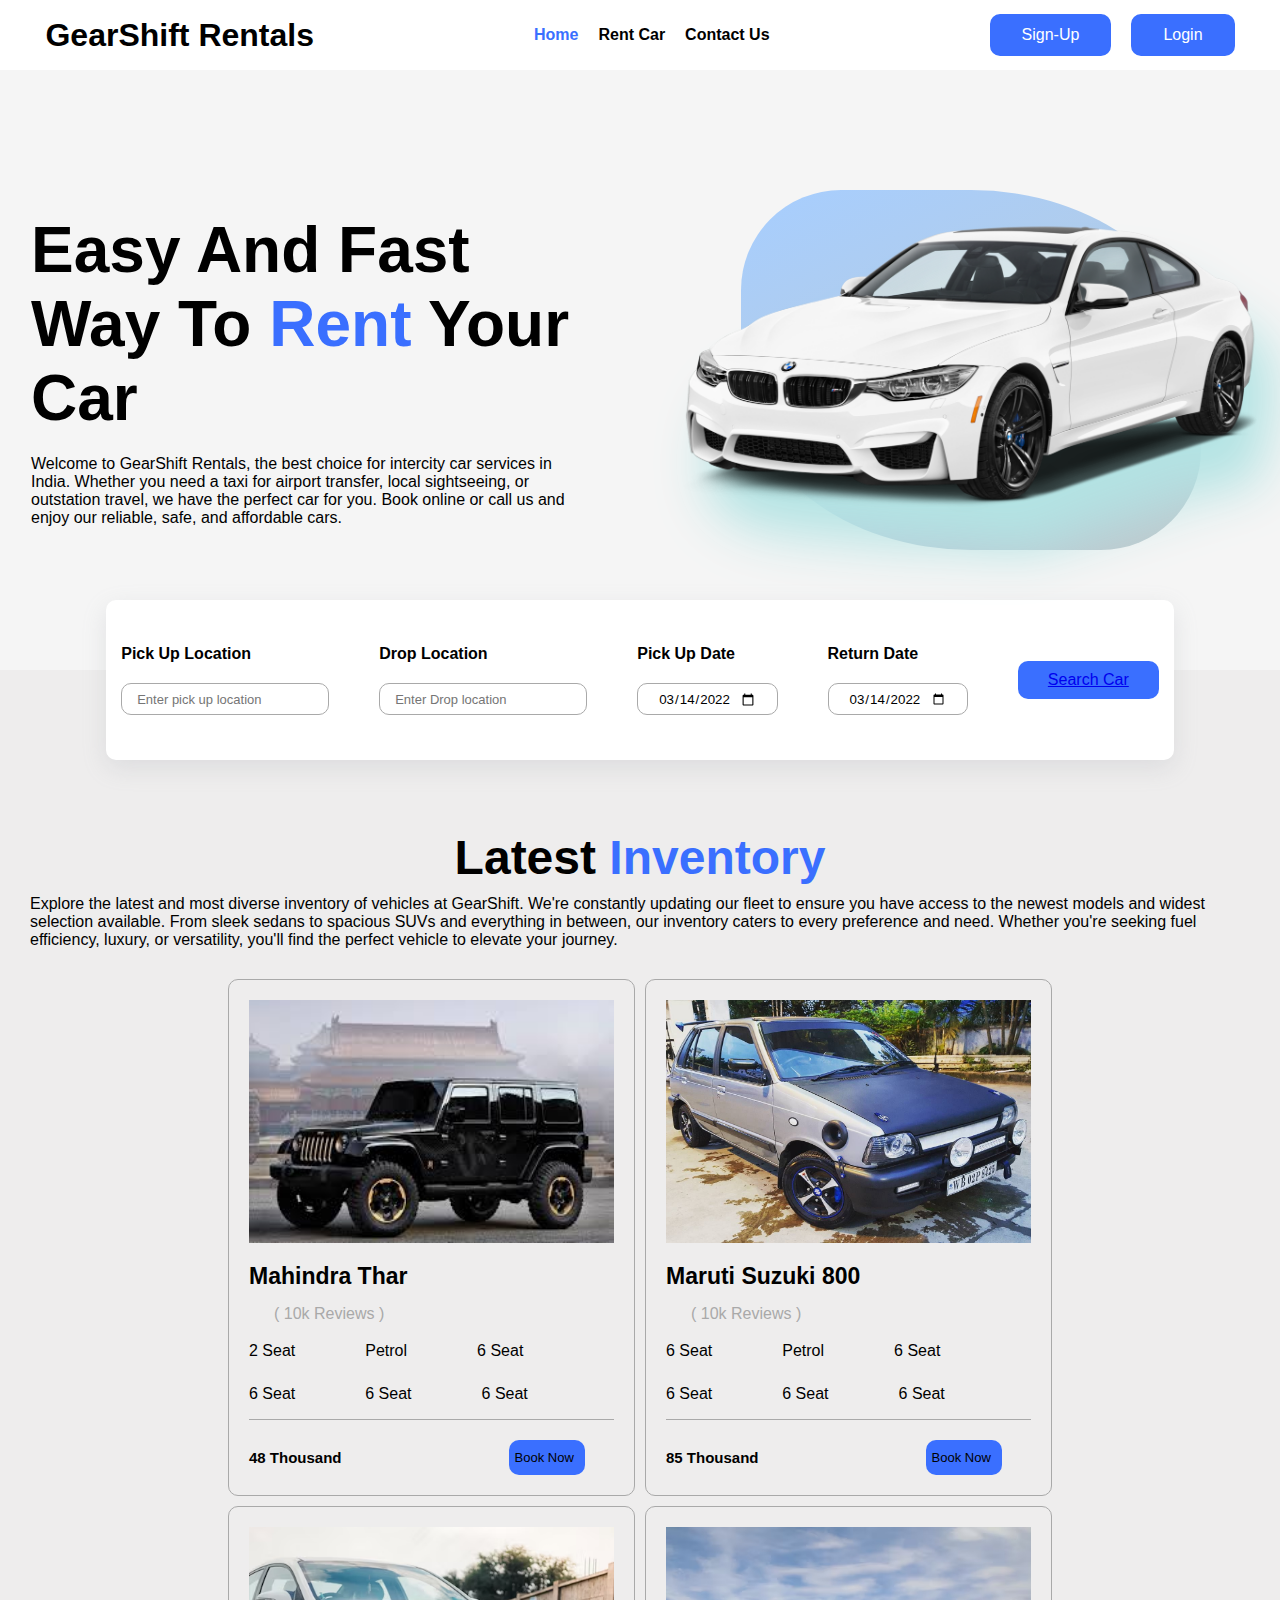
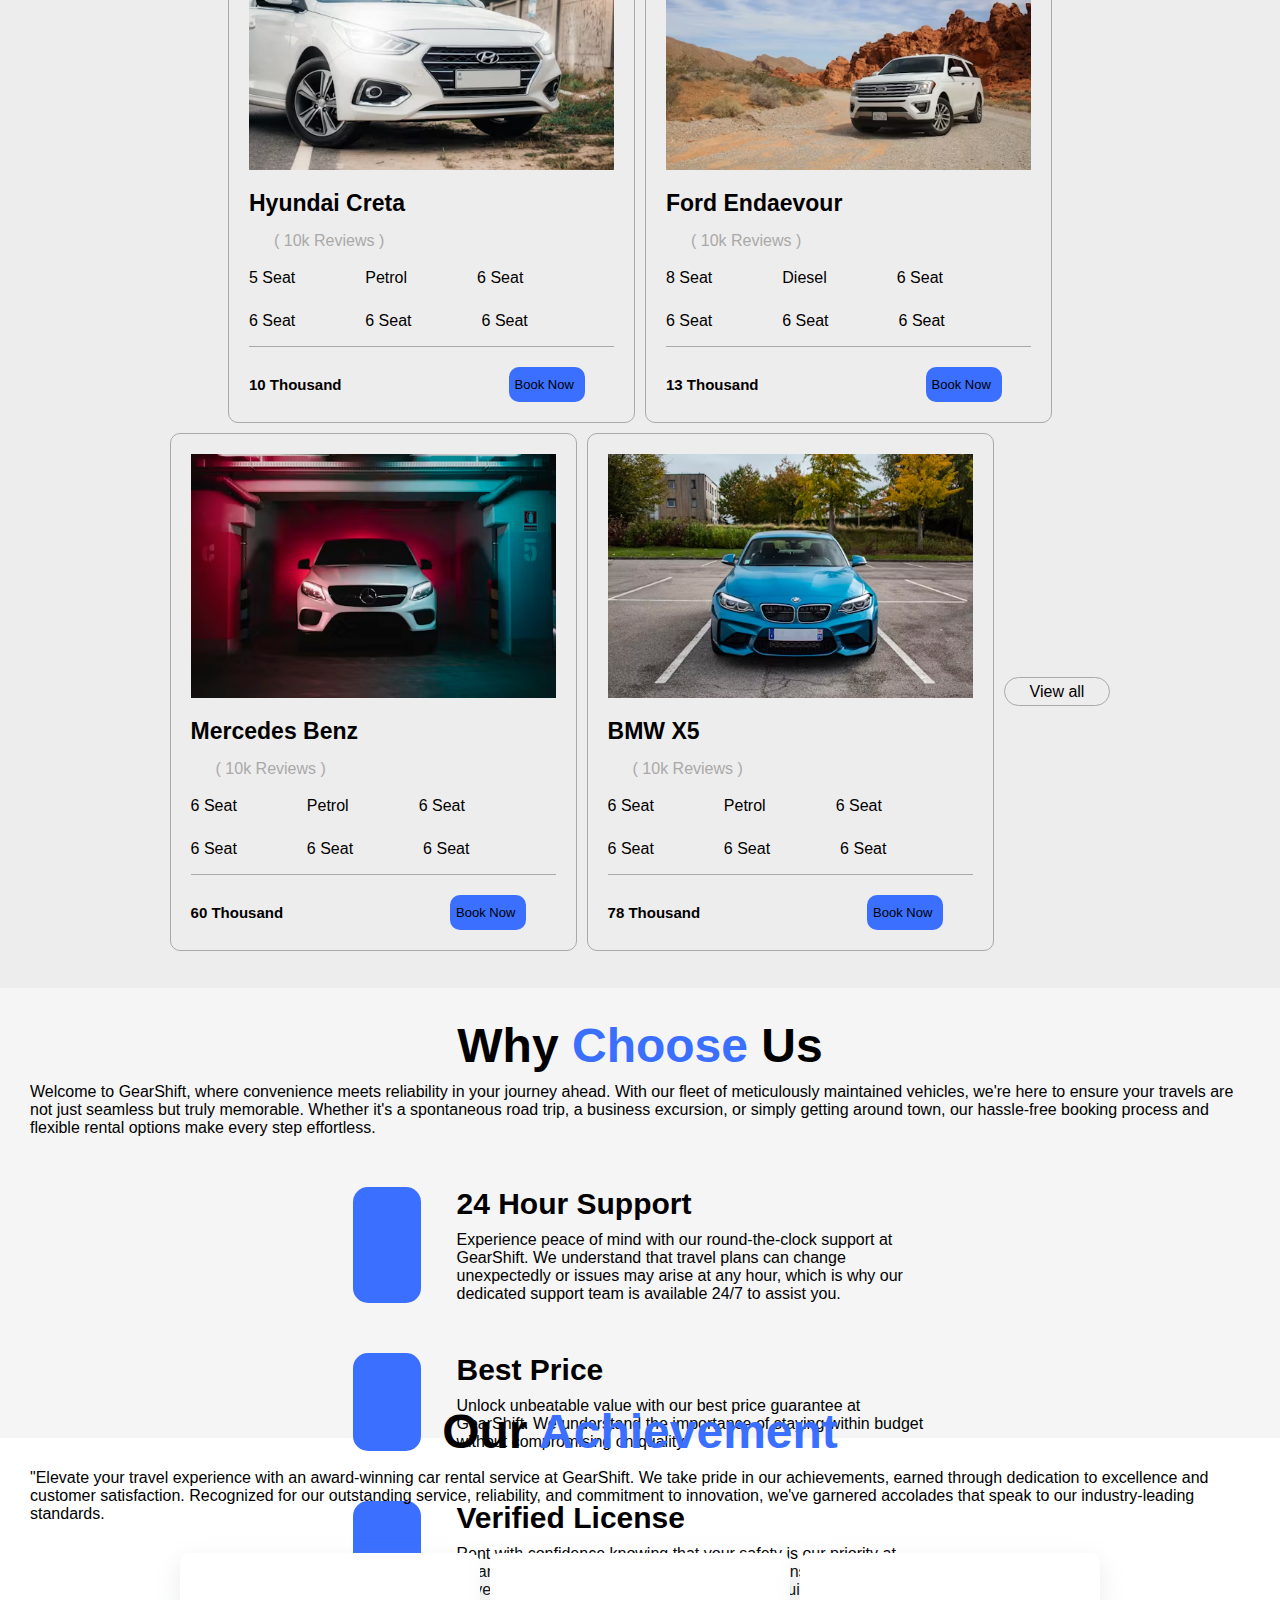
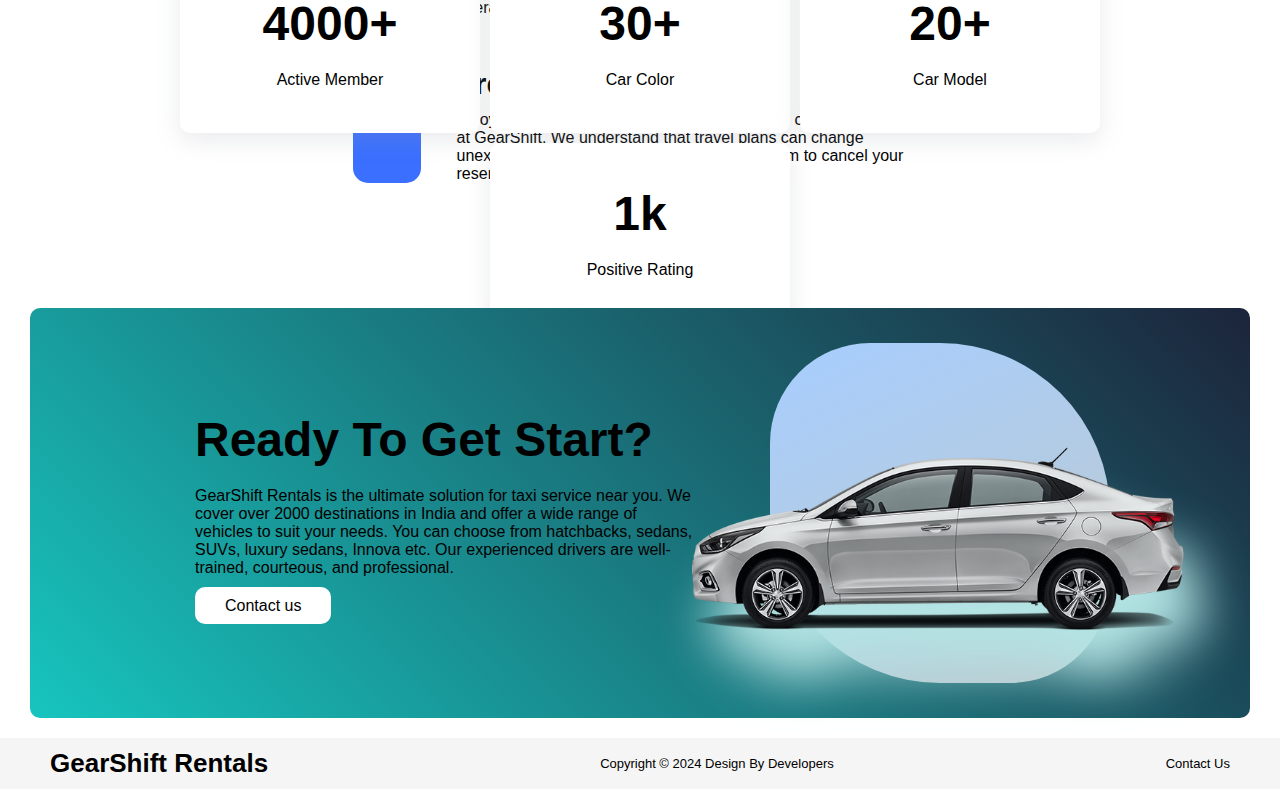
<file: index.html>
<!DOCTYPE html>
<html lang="en">

<head>
    <meta charset="UTF-8">
    <meta name="viewport" content="width=device-width, initial-scale=1.0">
    <title>GearShift Rental</title>
    <link rel="stylesheet" href="style.css">
    <link rel="stylesheet" href="https://cdnjs.cloudflare.com/ajax/libs/font-awesome/6.5.1/css/all.min.css"
        integrity="sha512-DTOQO9RWCH3ppGqcWaEA1BIZOC6xxalwEsw9c2QQeAIftl+Vegovlnee1c9QX4TctnWMn13TZye+giMm8e2LwA=="
        crossorigin="anonymous" referrerpolicy="no-referrer" />
</head>

<body>
    <nav class="nav">
        <div class="logo">
            <h1>GearShift Rentals</h1>
        </div>

        <div class="item">
            <a class="home-btn" href="/index.html">Home</a>
            <a href="./viewall.html">Rent Car</a>
            <a href="/contact.html">Contact Us</a>
        </div>

        <div class="btn">
                
            <a class="login" href="signup.html" target="_blank">Sign-Up</a>
            <a class="login" href="signin.html" target="_blank">Login</a>
        </div>
    </nav>

    <div class="home">
        <div class="main-sec">
            <div class="left">
                <p class="txt1">Easy And Fast Way To <span style="color: #3a6fff;">Rent</span> Your Car</p>
                <p>Welcome to GearShift Rentals, the best choice for intercity car services in India. Whether you need a taxi for airport transfer, local sightseeing, or outstation travel, we have the perfect car for you. Book online or call us and enjoy our reliable, safe, and affordable cars.</p>
            </div>

            <div class="right">
                <img src="bmw-22428.png" alt="">
            </div>
        </div>
    </div>

    <section class="loc-sec">
        <div class="main-sec">
            <div class="pick">
                <label for="location">Pick Up Location</label>
                <p>
                <input type="text" placeholder="Enter pick up location" id="abc">
                </p>
            </div>

            <div class="pick">
                <label for="location">Drop Location</label>
                <p>
                    <input type="text" placeholder="Enter Drop location" id="abc">
                </p>
            </div>

            <div class="pick">
                <label for="location">Pick Up Date</label>
                <p><input type="date" id="date" value="2022-03-14" min="1900-01-01" max="2080-12-31">
                </p>
                <!-- <input type="date" name="date" id=""> -->
            </div>

            <div class="pick">
                <label for="location">Return Date</label>
                <p><input type="date" id="date" value="2022-03-14" min="1900-01-01" max="2080-12-31"></p>
            </div>

            <div class="pick">
                <a href="viewall.html">Search Car</a>
            </div>
        </div>
    </section>

    <section class="car-sec">
        <div class="txt">
            <p class="txt1">Latest <span>Inventory</span></p>
            <p class="txt2">Explore the latest and most diverse inventory of vehicles at GearShift. We're constantly updating our fleet to ensure you have access to the newest models and widest selection available. From sleek sedans to spacious SUVs and everything in between, our inventory caters to every preference and need. Whether you're seeking fuel efficiency, luxury, or versatility, you'll find the perfect vehicle to elevate your journey.</p>
        </div>

        <div class="main-sec">
            <div class="box">
                <img style="width: 365px;" height="243px"
                    src="thar.jpeg"
                    alt="">
                <div class="details">

                    <p class="car-name">Mahindra Thar</p>

                    <div class="review">
                        <i class="fa-solid fa-star"></i>
                        <i class="fa-solid fa-star"></i>
                        <i class="fa-solid fa-star"></i>
                        <i class="fa-solid fa-star"></i>
                        <i class="fa-regular fa-star-half-stroke"></i>
                        <p>( 10k Reviews )</p>
                    </div>

                    <div class="feature">
                        <p><i class="fa-solid fa-chair"></i> 2 Seat</p>
                        <p><i class="fa-solid fa-charging-station"></i>Petrol</p>
                        <p><i class="fa-solid fa-car-battery"></i> 6 Seat</p>
                        <p><i class="fa-solid fa-cable-car"></i> 6 Seat</p>
                        <p><i class="fa-solid fa-car-side"></i> 6 Seat</p>
                        <p><i class="fa-solid fa-caravan"></i> 6 Seat</p>
                    </div>

                    <div class="price">
                        <p>48 Thousand</p>
                        <a href="book.html">Book Now</a>
                    </div>
                </div>
            </div>

            <div class="box">
                <img style="width: 365px;" height="243px"
                    src="maruti800.jpg"
                    alt="">
                <div class="details">

                    <p class="car-name">Maruti Suzuki 800</p>

                    <div class="review">
                        <i class="fa-solid fa-star"></i>
                        <i class="fa-solid fa-star"></i>
                        <i class="fa-solid fa-star"></i>
                        <i class="fa-solid fa-star"></i>
                        <i class="fa-regular fa-star-half-stroke"></i>
                        <p>( 10k Reviews )</p>
                    </div>

                    <div class="feature">
                        <p><i class="fa-solid fa-chair"></i> 6 Seat</p>
                        <p><i class="fa-solid fa-charging-station"></i> Petrol </p>
                        <p><i class="fa-solid fa-car-battery"></i> 6 Seat</p>
                        <p><i class="fa-solid fa-cable-car"></i> 6 Seat</p>
                        <p><i class="fa-solid fa-car-side"></i> 6 Seat</p>
                        <p><i class="fa-solid fa-caravan"></i> 6 Seat</p>
                    </div>

                    <div class="price">
                        <p>85 Thousand</p>
                        <a href="book.html">Book Now</a>
                    </div>
                </div>
            </div>

            <div class="box">
                <img style="width: 365px;"
                    src="hyundai.avif"
                    alt="">
                <div class="details">

                    <p class="car-name">Hyundai Creta</p>

                    <div class="review">
                        <i class="fa-solid fa-star"></i>
                        <i class="fa-solid fa-star"></i>
                        <i class="fa-solid fa-star"></i>
                        <i class="fa-solid fa-star"></i>
                        <i class="fa-regular fa-star-half-stroke"></i>
                        <p>( 10k Reviews )</p>
                    </div>

                    <div class="feature">
                        <p><i class="fa-solid fa-chair"></i> 5 Seat</p>
                        <p><i class="fa-solid fa-charging-station"></i> Petrol</p>
                        <p><i class="fa-solid fa-car-battery"></i> 6 Seat</p>
                        <p><i class="fa-solid fa-cable-car"></i> 6 Seat</p>
                        <p><i class="fa-solid fa-car-side"></i> 6 Seat</p>
                        <p><i class="fa-solid fa-caravan"></i> 6 Seat</p>
                    </div>

                    <div class="price">
                        <p>10 Thousand</p>
                        <a href="book.html">Book Now</a>
                    </div>
                </div>
            </div>

            <div class="box">
                <img style="width: 365px;"
                    src="ford.avif"
                    alt="">
                <div class="details">

                    <p class="car-name">Ford Endaevour</p>

                    <div class="review">
                        <i class="fa-solid fa-star"></i>
                        <i class="fa-solid fa-star"></i>
                        <i class="fa-solid fa-star"></i>
                        <i class="fa-solid fa-star"></i>
                        <i class="fa-regular fa-star-half-stroke"></i>
                        <p>( 10k Reviews )</p>
                    </div>

                    <div class="feature">
                        <p><i class="fa-solid fa-chair"></i> 8 Seat</p>
                        <p><i class="fa-solid fa-charging-station"></i> Diesel</p>
                        <p><i class="fa-solid fa-car-battery"></i> 6 Seat</p>
                        <p><i class="fa-solid fa-cable-car"></i> 6 Seat</p>
                        <p><i class="fa-solid fa-car-side"></i> 6 Seat</p>
                        <p><i class="fa-solid fa-caravan"></i> 6 Seat</p>
                    </div>

                    <div class="price">
                        <p>13 Thousand</p>
                        <a href="book.html">Book Now</a>
                    </div>
                </div>
            </div>

            

            <div class="box">
                <img style="width: 365px;"
                    src="mercedes.avif"
                    alt="">
                <div class="details">

                    <p class="car-name">Mercedes Benz</p>

                    <div class="review">
                        <i class="fa-solid fa-star"></i>
                        <i class="fa-solid fa-star"></i>
                        <i class="fa-solid fa-star"></i>
                        <i class="fa-solid fa-star"></i>
                        <i class="fa-regular fa-star-half-stroke"></i>
                        <p>( 10k Reviews )</p>
                    </div>

                    <div class="feature">
                        <p><i class="fa-solid fa-chair"></i> 6 Seat</p>
                        <p><i class="fa-solid fa-charging-station"></i> Petrol </p>
                        <p><i class="fa-solid fa-car-battery"></i> 6 Seat</p>
                        <p><i class="fa-solid fa-cable-car"></i> 6 Seat</p>
                        <p><i class="fa-solid fa-car-side"></i> 6 Seat</p>
                        <p><i class="fa-solid fa-caravan"></i> 6 Seat</p>
                    </div>

                    <div class="price">
                        <p>60 Thousand</p>
                        <a href="book.html">Book Now</a>
                    </div>
                </div>
            </div>

            <div class="box">
                <img style="width: 365px;"
                    src="bmw.avif"
                    alt="">
                <div class="details">

                    <p class="car-name">BMW X5</p>

                    <div class="review">
                        <i class="fa-solid fa-star"></i>
                        <i class="fa-solid fa-star"></i>
                        <i class="fa-solid fa-star"></i>
                        <i class="fa-solid fa-star"></i>
                        <i class="fa-regular fa-star-half-stroke"></i>
                        <p>( 10k Reviews )</p>
                    </div>

                    <div class="feature">
                        <p><i class="fa-solid fa-chair"></i> 6 Seat</p>
                        <p><i class="fa-solid fa-charging-station"></i> Petrol </p>
                        <p><i class="fa-solid fa-car-battery"></i> 6 Seat</p>
                        <p><i class="fa-solid fa-cable-car"></i> 6 Seat</p>
                        <p><i class="fa-solid fa-car-side"></i> 6 Seat</p>
                        <p><i class="fa-solid fa-caravan"></i> 6 Seat</p>
                    </div>

                    <div class="price">
                        <p>78 Thousand</p>
                        <a href="book.html">Book Now</a>
                    </div>
                </div>
            </div>
            <div class="btn">
                <a href="viewall.html">View all</a> 
            </div>
        </div>
    </section>

    <section class="support-sec">
        <div class="txt">
            <p class="txt1">Why <span>Choose</span> Us</p>
            <p>Welcome to GearShift, where convenience meets reliability in your journey ahead. With our fleet of meticulously maintained vehicles, we're here to ensure your travels are not just seamless but truly memorable. Whether it's a spontaneous road trip, a business excursion, or simply getting around town, our hassle-free booking process and flexible rental options make every step effortless.</p>
        </div>

        <div class="main-sec">
            <div class="box">
                <i class="fa-solid fa-phone"></i>
                <div class="txt-sec">
                    <p class="txt1">24 Hour Support</p>
                    <p>Experience peace of mind with our round-the-clock support at GearShift. We understand that travel plans can change unexpectedly or issues may arise at any hour, which is why our dedicated support team is available 24/7 to assist you.</p>
                </div>
            </div>

            <div class="box">
                <i class="fa-solid fa-flag-checkered"></i>
                <div class="txt-sec">
                    <p class="txt1">Best Price</p>
                    <p>Unlock unbeatable value with our best price guarantee at GearShift. We understand the importance of staying within budget without compromising on quality.</p>
                </div>
            </div>

            <div class="box">
                <i class="fa-solid fa-certificate"></i>
                <div class="txt-sec">
                    <p class="txt1">Verified License</p>
                    <p>Rent with confidence knowing that your safety is our priority at GearShift. With our verified license policy, we ensure that every driver renting from us meets the necessary requirements to operate a vehicle legally.</p>
                </div>
            </div>

            <div class="box">
                <i class="fa-regular fa-circle-xmark"></i>
                <div class="txt-sec">
                    <p class="txt1">Free Cancelation</p>
                    <p>Enjoy flexibility and peace of mind with our free cancellation policy at GearShift. We understand that travel plans can change unexpectedly, which is why we offer the freedom to cancel your reservation at no additional cost.</p>
                </div>
            </div>
        </div>
    </section>

    <section class="achie-sec">
        <div class="txt">
            <p class="txt1">Our <span>Achievement</span></p>
            <p>"Elevate your travel experience with an award-winning car rental service at GearShift. We take pride in our achievements, earned through dedication to excellence and customer satisfaction. Recognized for our outstanding service, reliability, and commitment to innovation, we've garnered accolades that speak to our industry-leading standards.</p>
        </div>

        <div class="main-sec">
            <div class="box">
                <p class="txt1">4000+</p>
                <p>Active Member</p>
            </div>

            <div class="box">
                <p class="txt1">30+</p>
                <p>Car Color</p>
            </div>

            <div class="box">
                <p class="txt1">20+</p>
                <p>Car Model</p>
            </div>

            <div class="box">
                <p class="txt1">1k</p>
                <p>Positive Rating</p>
            </div>
        </div>
    </section>

    <section class="start-sec">
        <div class="main-sec">
            <div class="left">
                <p class="txt1">Ready To Get Start?</p>
                <p class="txt2">GearShift Rentals is the ultimate solution for taxi service near you. We cover over 2000 destinations in India and offer a wide range of vehicles to suit your needs. You can choose from hatchbacks, sedans, SUVs, luxury sedans, Innova etc. Our experienced drivers are well-trained, courteous, and professional.</p>
                <div class="btn">
                    <a href="contact.html">Contact us</a>
                </div>
            </div>

            <div class="right">
                <img src="verna.png" alt="">
            </div>
        </div>
    </section>

    <footer class="foot-sec">
        <div class="logo">
            <h1>GearShift Rentals</h1>
        </div>

        <div class="copy">
            <p>Copyright &copy; 2024 Design By Developers</p>
        </div>

        <div class="item">
            <a href="/contact.html">Contact Us</a>
        </div>
    </footer>
</body>

</html>
</file>
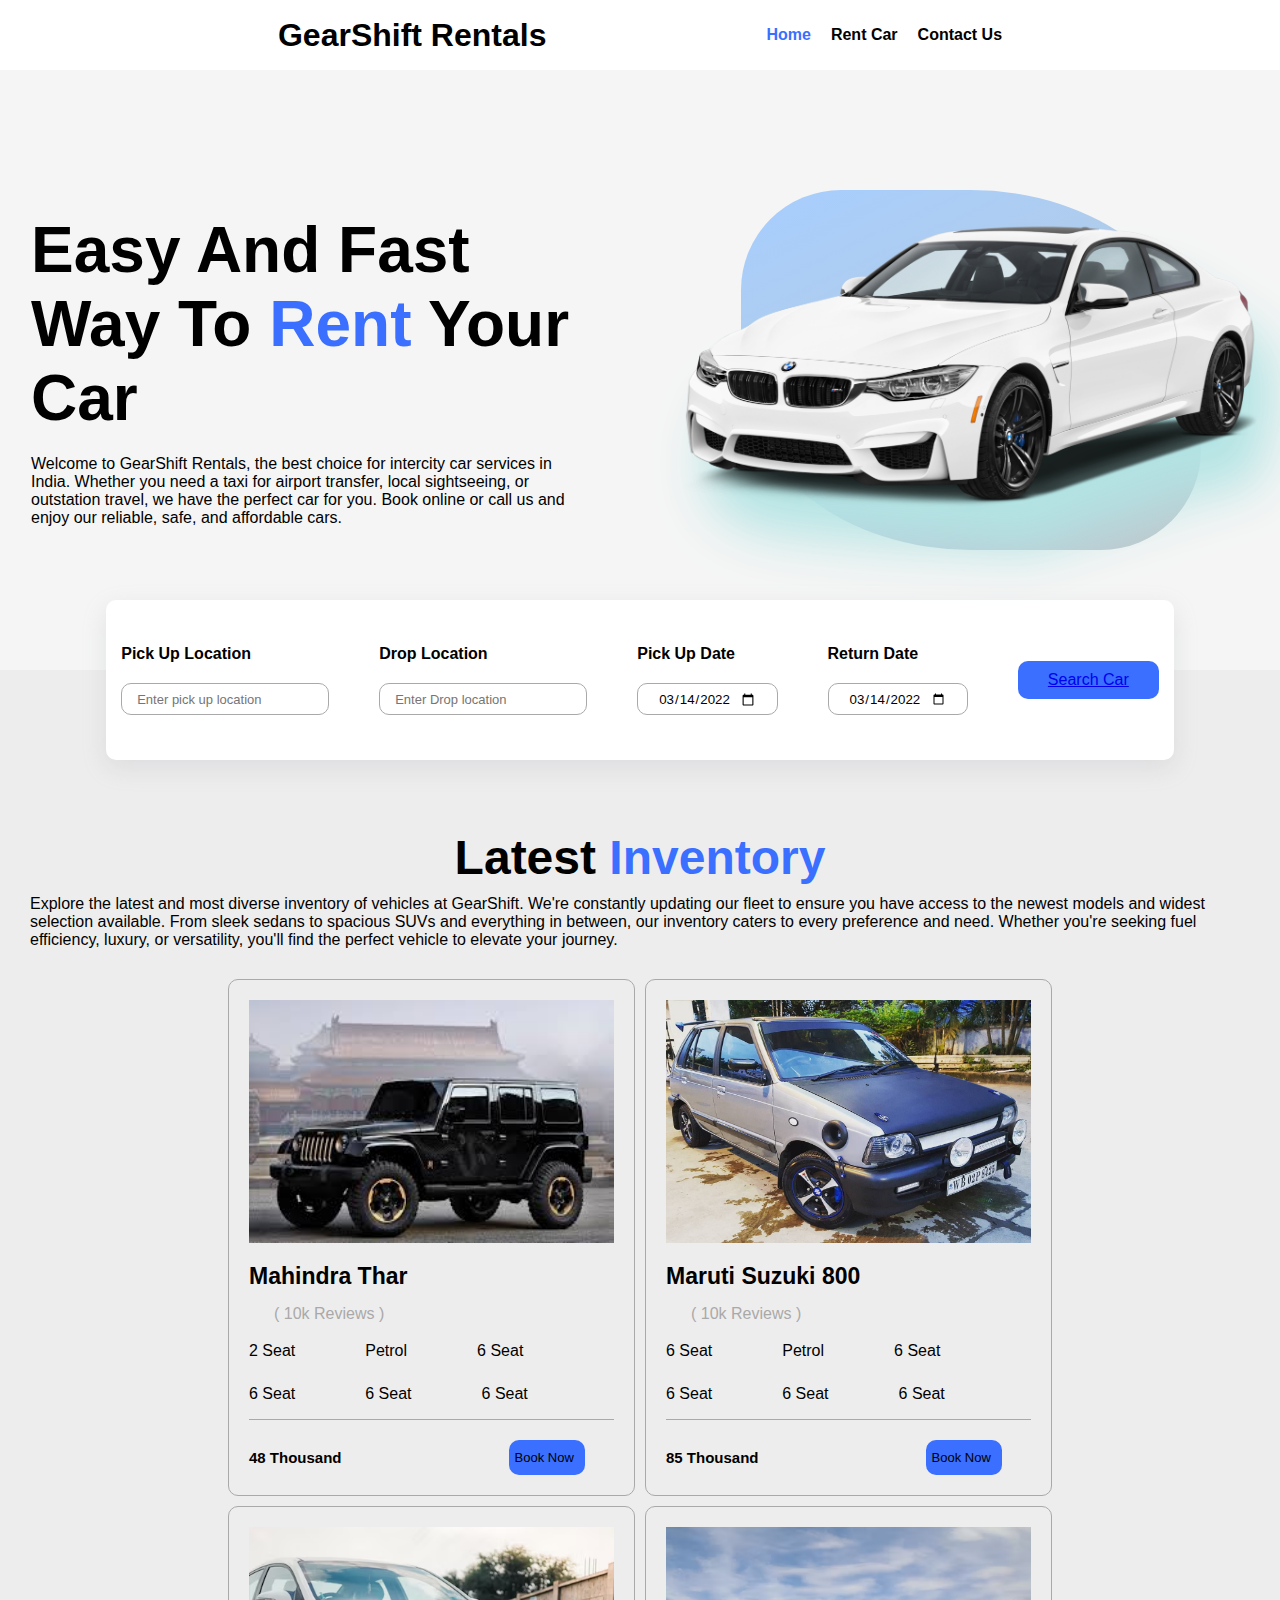
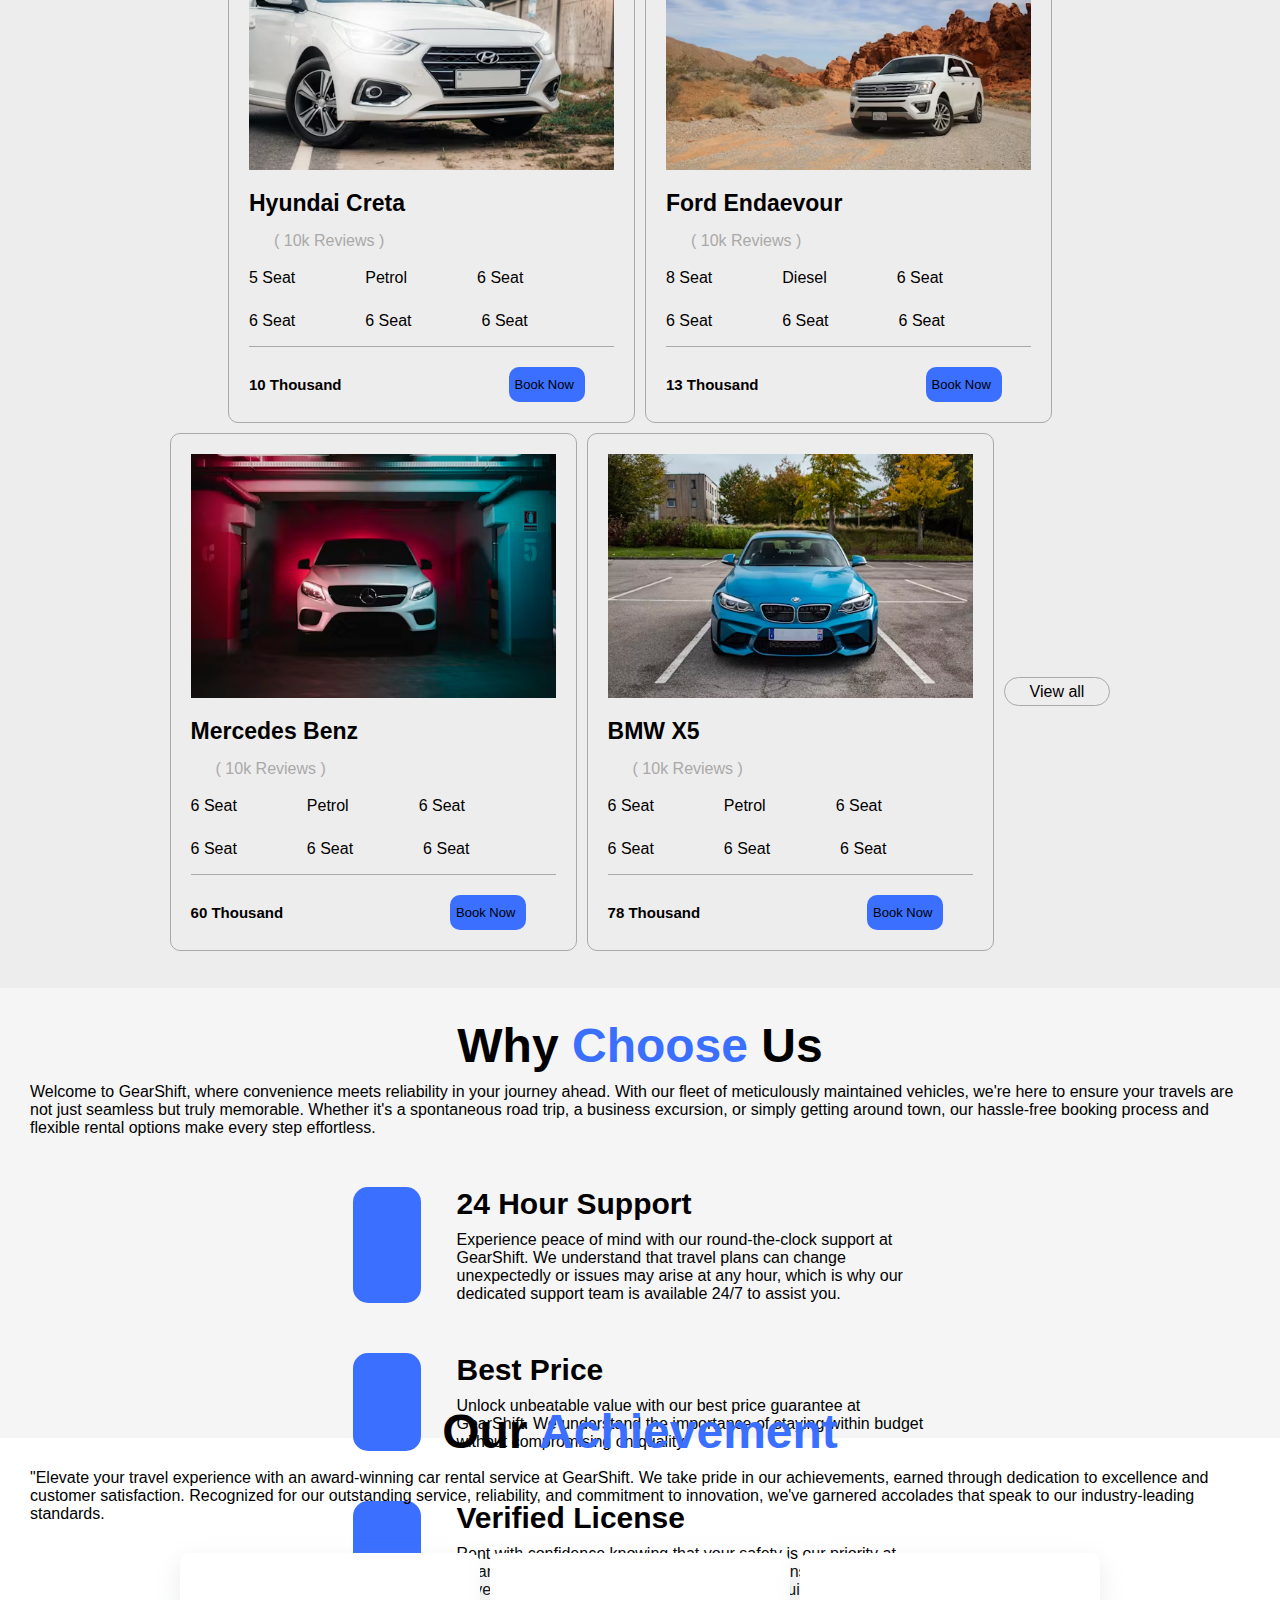
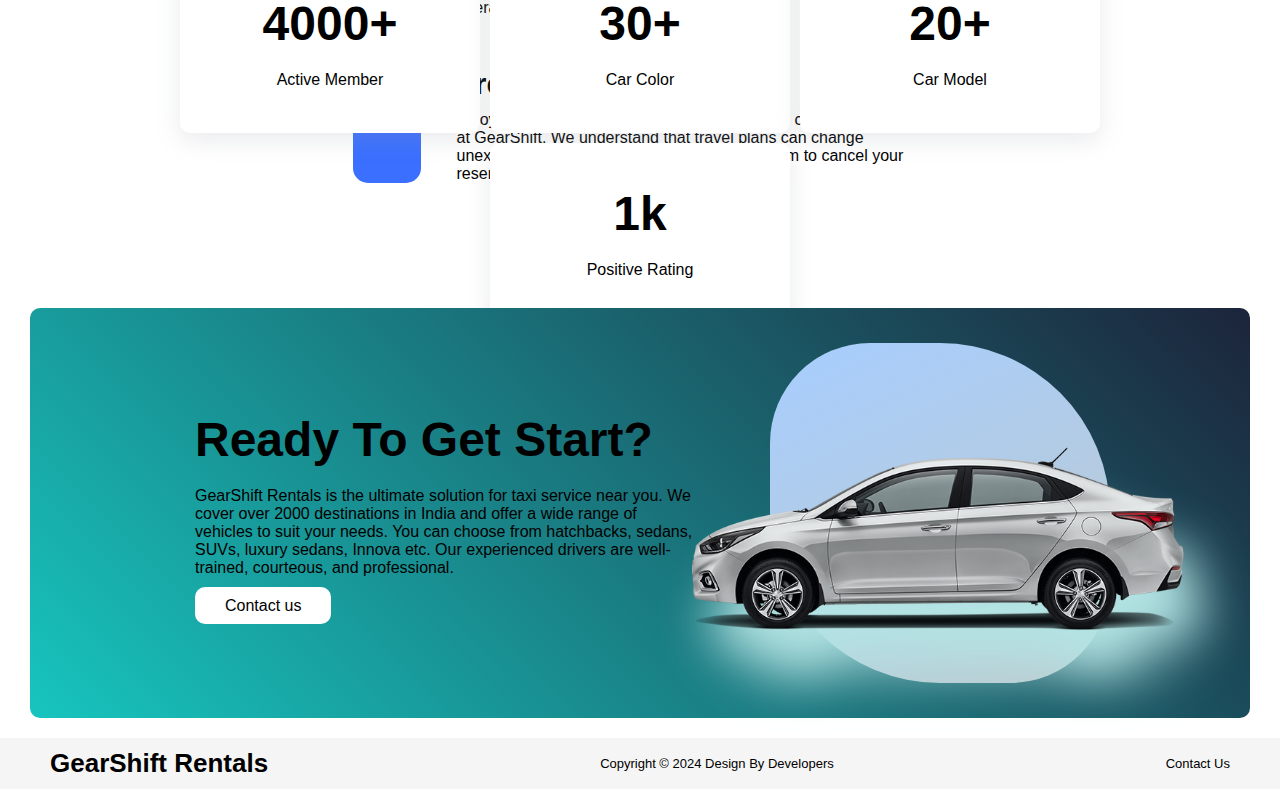
<file: afterlogin.html>
<!DOCTYPE html>
<html lang="en">

<head>
    <meta charset="UTF-8">
    <meta name="viewport" content="width=device-width, initial-scale=1.0">
    <title>GearShift Rental</title>
    <link rel="stylesheet" href="style.css">
    <link rel="stylesheet" href="https://cdnjs.cloudflare.com/ajax/libs/font-awesome/6.5.1/css/all.min.css"
        integrity="sha512-DTOQO9RWCH3ppGqcWaEA1BIZOC6xxalwEsw9c2QQeAIftl+Vegovlnee1c9QX4TctnWMn13TZye+giMm8e2LwA=="
        crossorigin="anonymous" referrerpolicy="no-referrer" />
</head>

<body>
    <nav class="nav">
        <div class="logo">
            <h1>GearShift Rentals</h1>
        </div>

        <div class="item">
            <a class="home-btn" href="/index.html">Home</a>
            <a href="./viewall.html">Rent Car</a>
            <a href="/contact.html">Contact Us</a>
        </div>
    </nav>

    <div class="home">
        <div class="main-sec">
            <div class="left">
                <p class="txt1">Easy And Fast Way To <span style="color: #3a6fff;">Rent</span> Your Car</p>
                <p>Welcome to GearShift Rentals, the best choice for intercity car services in India. Whether you need a taxi for airport transfer, local sightseeing, or outstation travel, we have the perfect car for you. Book online or call us and enjoy our reliable, safe, and affordable cars.</p>
            </div>

            <div class="right">
                <img src="bmw-22428.png" alt="">
            </div>
        </div>
    </div>

    <section class="loc-sec">
        <div class="main-sec">
            <div class="pick">
                <label for="location">Pick Up Location</label>
                <p>
                <input type="text" placeholder="Enter pick up location" id="abc">
                </p>
            </div>

            <div class="pick">
                <label for="location">Drop Location</label>
                <p>
                    <input type="text" placeholder="Enter Drop location" id="abc">
                </p>
            </div>

            <div class="pick">
                <label for="location">Pick Up Date</label>
                <p><input type="date" id="date" value="2022-03-14" min="1900-01-01" max="2080-12-31">
                </p>
                <!-- <input type="date" name="date" id=""> -->
            </div>

            <div class="pick">
                <label for="location">Return Date</label>
                <p><input type="date" id="date" value="2022-03-14" min="1900-01-01" max="2080-12-31"></p>
            </div>

            <div class="pick">
                <a href="viewall.html">Search Car</a>
            </div>
        </div>
    </section>

    <section class="car-sec">
        <div class="txt">
            <p class="txt1">Latest <span>Inventory</span></p>
            <p class="txt2">Explore the latest and most diverse inventory of vehicles at GearShift. We're constantly updating our fleet to ensure you have access to the newest models and widest selection available. From sleek sedans to spacious SUVs and everything in between, our inventory caters to every preference and need. Whether you're seeking fuel efficiency, luxury, or versatility, you'll find the perfect vehicle to elevate your journey.</p>
        </div>

        <div class="main-sec">
            <div class="box">
                <img style="width: 365px;" height="243px"
                    src="thar.jpeg"
                    alt="">
                <div class="details">

                    <p class="car-name">Mahindra Thar</p>

                    <div class="review">
                        <i class="fa-solid fa-star"></i>
                        <i class="fa-solid fa-star"></i>
                        <i class="fa-solid fa-star"></i>
                        <i class="fa-solid fa-star"></i>
                        <i class="fa-regular fa-star-half-stroke"></i>
                        <p>( 10k Reviews )</p>
                    </div>

                    <div class="feature">
                        <p><i class="fa-solid fa-chair"></i> 2 Seat</p>
                        <p><i class="fa-solid fa-charging-station"></i>Petrol</p>
                        <p><i class="fa-solid fa-car-battery"></i> 6 Seat</p>
                        <p><i class="fa-solid fa-cable-car"></i> 6 Seat</p>
                        <p><i class="fa-solid fa-car-side"></i> 6 Seat</p>
                        <p><i class="fa-solid fa-caravan"></i> 6 Seat</p>
                    </div>

                    <div class="price">
                        <p>48 Thousand</p>
                        <a href="book.html">Book Now</a>
                    </div>
                </div>
            </div>

            <div class="box">
                <img style="width: 365px;" height="243px"
                    src="maruti800.jpg"
                    alt="">
                <div class="details">

                    <p class="car-name">Maruti Suzuki 800</p>

                    <div class="review">
                        <i class="fa-solid fa-star"></i>
                        <i class="fa-solid fa-star"></i>
                        <i class="fa-solid fa-star"></i>
                        <i class="fa-solid fa-star"></i>
                        <i class="fa-regular fa-star-half-stroke"></i>
                        <p>( 10k Reviews )</p>
                    </div>

                    <div class="feature">
                        <p><i class="fa-solid fa-chair"></i> 6 Seat</p>
                        <p><i class="fa-solid fa-charging-station"></i> Petrol </p>
                        <p><i class="fa-solid fa-car-battery"></i> 6 Seat</p>
                        <p><i class="fa-solid fa-cable-car"></i> 6 Seat</p>
                        <p><i class="fa-solid fa-car-side"></i> 6 Seat</p>
                        <p><i class="fa-solid fa-caravan"></i> 6 Seat</p>
                    </div>

                    <div class="price">
                        <p>85 Thousand</p>
                        <a href="book.html">Book Now</a>
                    </div>
                </div>
            </div>

            <div class="box">
                <img style="width: 365px;"
                    src="hyundai.avif"
                    alt="">
                <div class="details">

                    <p class="car-name">Hyundai Creta</p>

                    <div class="review">
                        <i class="fa-solid fa-star"></i>
                        <i class="fa-solid fa-star"></i>
                        <i class="fa-solid fa-star"></i>
                        <i class="fa-solid fa-star"></i>
                        <i class="fa-regular fa-star-half-stroke"></i>
                        <p>( 10k Reviews )</p>
                    </div>

                    <div class="feature">
                        <p><i class="fa-solid fa-chair"></i> 5 Seat</p>
                        <p><i class="fa-solid fa-charging-station"></i> Petrol</p>
                        <p><i class="fa-solid fa-car-battery"></i> 6 Seat</p>
                        <p><i class="fa-solid fa-cable-car"></i> 6 Seat</p>
                        <p><i class="fa-solid fa-car-side"></i> 6 Seat</p>
                        <p><i class="fa-solid fa-caravan"></i> 6 Seat</p>
                    </div>

                    <div class="price">
                        <p>10 Thousand</p>
                        <a href="book.html">Book Now</a>
                    </div>
                </div>
            </div>

            <div class="box">
                <img style="width: 365px;"
                    src="ford.avif"
                    alt="">
                <div class="details">

                    <p class="car-name">Ford Endaevour</p>

                    <div class="review">
                        <i class="fa-solid fa-star"></i>
                        <i class="fa-solid fa-star"></i>
                        <i class="fa-solid fa-star"></i>
                        <i class="fa-solid fa-star"></i>
                        <i class="fa-regular fa-star-half-stroke"></i>
                        <p>( 10k Reviews )</p>
                    </div>

                    <div class="feature">
                        <p><i class="fa-solid fa-chair"></i> 8 Seat</p>
                        <p><i class="fa-solid fa-charging-station"></i> Diesel</p>
                        <p><i class="fa-solid fa-car-battery"></i> 6 Seat</p>
                        <p><i class="fa-solid fa-cable-car"></i> 6 Seat</p>
                        <p><i class="fa-solid fa-car-side"></i> 6 Seat</p>
                        <p><i class="fa-solid fa-caravan"></i> 6 Seat</p>
                    </div>

                    <div class="price">
                        <p>13 Thousand</p>
                        <a href="book.html">Book Now</a>
                    </div>
                </div>
            </div>

            

            <div class="box">
                <img style="width: 365px;"
                    src="mercedes.avif"
                    alt="">
                <div class="details">

                    <p class="car-name">Mercedes Benz</p>

                    <div class="review">
                        <i class="fa-solid fa-star"></i>
                        <i class="fa-solid fa-star"></i>
                        <i class="fa-solid fa-star"></i>
                        <i class="fa-solid fa-star"></i>
                        <i class="fa-regular fa-star-half-stroke"></i>
                        <p>( 10k Reviews )</p>
                    </div>

                    <div class="feature">
                        <p><i class="fa-solid fa-chair"></i> 6 Seat</p>
                        <p><i class="fa-solid fa-charging-station"></i> Petrol </p>
                        <p><i class="fa-solid fa-car-battery"></i> 6 Seat</p>
                        <p><i class="fa-solid fa-cable-car"></i> 6 Seat</p>
                        <p><i class="fa-solid fa-car-side"></i> 6 Seat</p>
                        <p><i class="fa-solid fa-caravan"></i> 6 Seat</p>
                    </div>

                    <div class="price">
                        <p>60 Thousand</p>
                        <a href="book.html">Book Now</a>
                    </div>
                </div>
            </div>

            <div class="box">
                <img style="width: 365px;"
                    src="bmw.avif"
                    alt="">
                <div class="details">

                    <p class="car-name">BMW X5</p>

                    <div class="review">
                        <i class="fa-solid fa-star"></i>
                        <i class="fa-solid fa-star"></i>
                        <i class="fa-solid fa-star"></i>
                        <i class="fa-solid fa-star"></i>
                        <i class="fa-regular fa-star-half-stroke"></i>
                        <p>( 10k Reviews )</p>
                    </div>

                    <div class="feature">
                        <p><i class="fa-solid fa-chair"></i> 6 Seat</p>
                        <p><i class="fa-solid fa-charging-station"></i> Petrol </p>
                        <p><i class="fa-solid fa-car-battery"></i> 6 Seat</p>
                        <p><i class="fa-solid fa-cable-car"></i> 6 Seat</p>
                        <p><i class="fa-solid fa-car-side"></i> 6 Seat</p>
                        <p><i class="fa-solid fa-caravan"></i> 6 Seat</p>
                    </div>

                    <div class="price">
                        <p>78 Thousand</p>
                        <a href="book.html">Book Now</a>
                    </div>
                </div>
            </div>
            <div class="btn">
                <a href="viewall.html">View all</a> 
            </div>
        </div>
    </section>

    <section class="support-sec">
        <div class="txt">
            <p class="txt1">Why <span>Choose</span> Us</p>
            <p>Welcome to GearShift, where convenience meets reliability in your journey ahead. With our fleet of meticulously maintained vehicles, we're here to ensure your travels are not just seamless but truly memorable. Whether it's a spontaneous road trip, a business excursion, or simply getting around town, our hassle-free booking process and flexible rental options make every step effortless.</p>
        </div>

        <div class="main-sec">
            <div class="box">
                <i class="fa-solid fa-phone"></i>
                <div class="txt-sec">
                    <p class="txt1">24 Hour Support</p>
                    <p>Experience peace of mind with our round-the-clock support at GearShift. We understand that travel plans can change unexpectedly or issues may arise at any hour, which is why our dedicated support team is available 24/7 to assist you.</p>
                </div>
            </div>

            <div class="box">
                <i class="fa-solid fa-flag-checkered"></i>
                <div class="txt-sec">
                    <p class="txt1">Best Price</p>
                    <p>Unlock unbeatable value with our best price guarantee at GearShift. We understand the importance of staying within budget without compromising on quality.</p>
                </div>
            </div>

            <div class="box">
                <i class="fa-solid fa-certificate"></i>
                <div class="txt-sec">
                    <p class="txt1">Verified License</p>
                    <p>Rent with confidence knowing that your safety is our priority at GearShift. With our verified license policy, we ensure that every driver renting from us meets the necessary requirements to operate a vehicle legally.</p>
                </div>
            </div>

            <div class="box">
                <i class="fa-regular fa-circle-xmark"></i>
                <div class="txt-sec">
                    <p class="txt1">Free Cancelation</p>
                    <p>Enjoy flexibility and peace of mind with our free cancellation policy at GearShift. We understand that travel plans can change unexpectedly, which is why we offer the freedom to cancel your reservation at no additional cost.</p>
                </div>
            </div>
        </div>
    </section>

    <section class="achie-sec">
        <div class="txt">
            <p class="txt1">Our <span>Achievement</span></p>
            <p>"Elevate your travel experience with an award-winning car rental service at GearShift. We take pride in our achievements, earned through dedication to excellence and customer satisfaction. Recognized for our outstanding service, reliability, and commitment to innovation, we've garnered accolades that speak to our industry-leading standards.</p>
        </div>

        <div class="main-sec">
            <div class="box">
                <p class="txt1">4000+</p>
                <p>Active Member</p>
            </div>

            <div class="box">
                <p class="txt1">30+</p>
                <p>Car Color</p>
            </div>

            <div class="box">
                <p class="txt1">20+</p>
                <p>Car Model</p>
            </div>

            <div class="box">
                <p class="txt1">1k</p>
                <p>Positive Rating</p>
            </div>
        </div>
    </section>

    <section class="start-sec">
        <div class="main-sec">
            <div class="left">
                <p class="txt1">Ready To Get Start?</p>
                <p class="txt2">GearShift Rentals is the ultimate solution for taxi service near you. We cover over 2000 destinations in India and offer a wide range of vehicles to suit your needs. You can choose from hatchbacks, sedans, SUVs, luxury sedans, Innova etc. Our experienced drivers are well-trained, courteous, and professional.</p>
                <div class="btn">
                    <a href="contact.html">Contact us</a>
                </div>
            </div>

            <div class="right">
                <img src="verna.png" alt="">
            </div>
        </div>
    </section>

    <footer class="foot-sec">
        <div class="logo">
            <h1>GearShift Rentals</h1>
        </div>

        <div class="copy">
            <p>Copyright &copy; 2024 Design By Developers</p>
        </div>

        <div class="item">
            <a href="/contact.html">Contact Us</a>
        </div>
    </footer>
</body>

</html>
</file>
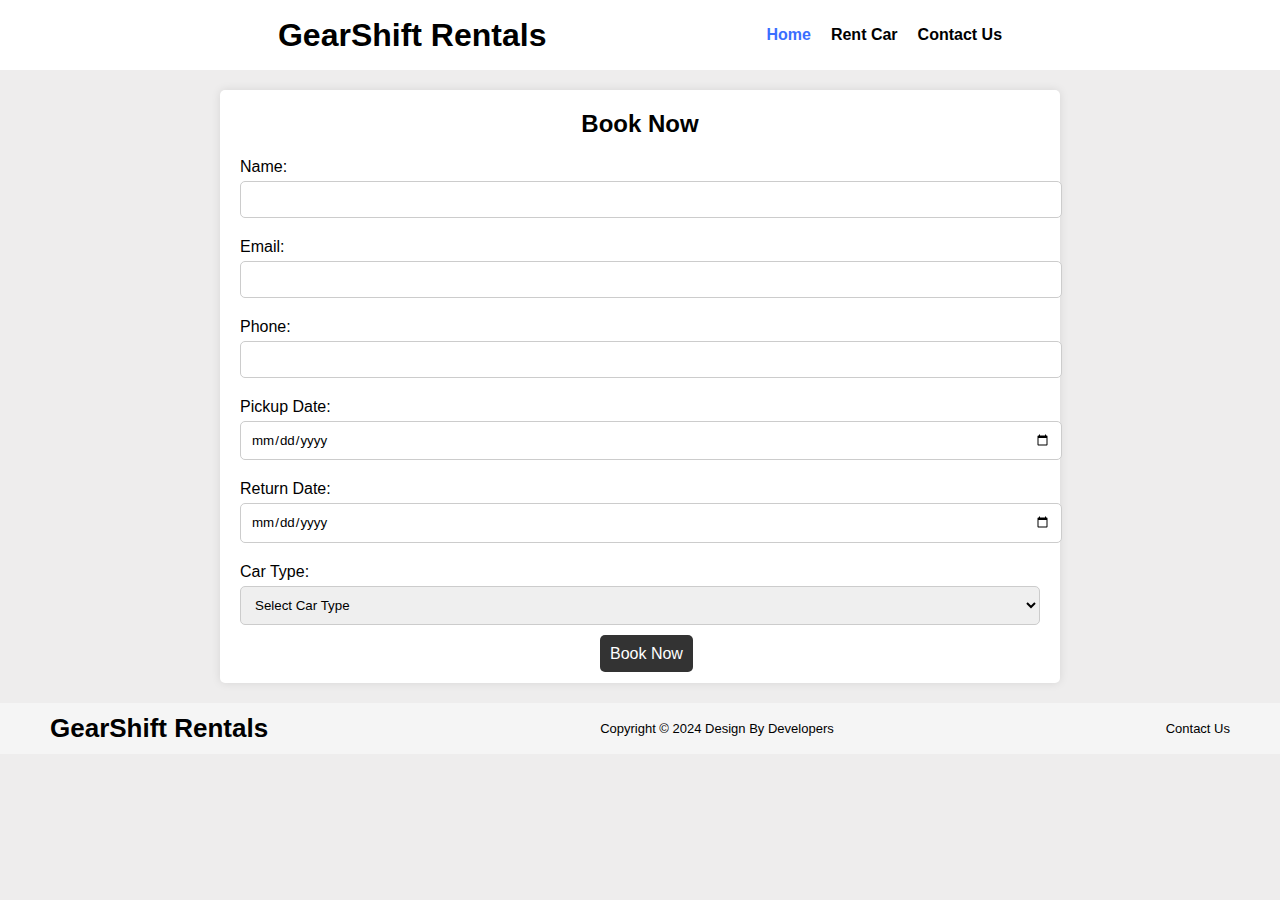
<file: book.html>
<!DOCTYPE html>
<html lang="en">
<head>
    <meta charset="UTF-8">
    <meta name="viewport" content="width=device-width, initial-scale=1.0">
    <title>Book Now</title>
    <link rel="stylesheet" href="book.css">
</head>
    <header>
        <nav class="nav">
            <div class="logo">
                <h1>GearShift Rentals</h1>
            </div>
    
            <div class="item">
                <a class="home-btn" href="/index.html">Home</a>
                <a href="./viewall.html">Rent Car</a>
                <a href="/contact.html">Contact Us</a>
            </div>
        </header>
        <body>
            <main>
                <h2>Book Now</h2>
                <form action="confirmation.html" method="post">
                  <label for="name">Name:</label>
                  <input type="text" id="name" name="name" required>
            
                  <label for="email">Email:</label>
                  <input type="email" id="email" name="email" required>
            
                  <label for="phone">Phone:</label>
                  <input type="tel" id="phone" name="phone" required>
            
                  <label for="pickup-date">Pickup Date:</label>
                  <input type="date" id="pickup-date" name="pickup-date" required>
            
                  <label for="return-date">Return Date:</label>
                  <input type="date" id="return-date" name="return-date" required>
            
                  <label for="car-type">Car Type:</label>
                  <select id="car-type" name="car-type" required>
                    <option value="">Select Car Type</option>
                    <option value="thar">Mahindra Thar</option>
                    <option value="800">Maruti Suzuki 800</option>
                    <option value="creta">Hyundai Creta</option>
                    <option value="endaevour">Ford Endaevour</option>
                    <option value="mercedez">Mercedez Benz</option>
                    <option value="bmw">BMW X5</option>
                    <option value="mushtang">Mushtang GT</option>
                    <option value="scorpio">Mahindra Scorpio</option>
                    <option value="dzire">Swift Dzire</option>
                  </select>
            
                  <a href="thanku.html">Book Now</a>
                </form>
              </main>

</body>
<footer class="foot-sec">
    <div class="logo">
        <h1>GearShift Rentals</h1>
    </div>

    <div class="copy">
        <p>Copyright &copy; 2024 Design By Developers</p>
    </div>

    <div class="item">
        <a href="/contact.html">Contact Us</a>
    </div>
</footer>
</html>
</file>
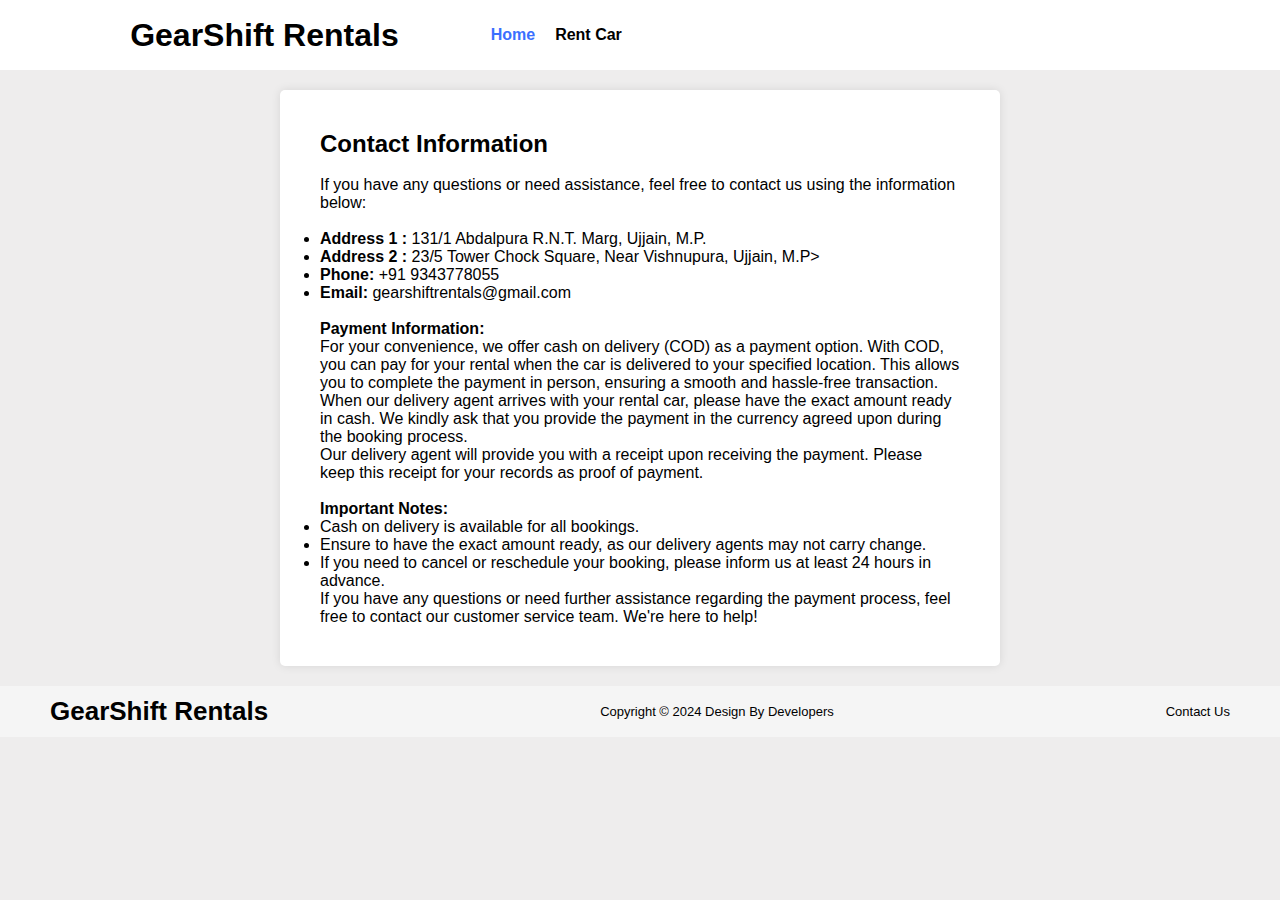
<file: contact.html>
<!DOCTYPE html>
<html lang="en">
<head>
    <meta charset="UTF-8">
    <meta name="viewport" content="width=device-width, initial-scale=1.0">
    <title>Contact us</title>
    <link rel="stylesheet" href="contact.css">
</head>
<header>
    <nav class="nav">
        <div class="logo">
            <h1>GearShift Rentals</h1>
        </div>

        <div class="item">
            <a class="home-btn" href="/index.html">Home</a>
            <a href="./viewall.html">Rent Car</a>
        </div>
    </header>
    <main>
        <section class="contact-info">
          <h2>Contact Information</h2>
        </br>
          <p>If you have any questions or need assistance, feel free to contact us using the information below:</p>
          <ul>
          </br>
            <li><strong>Address 1 :</strong> 131/1 Abdalpura R.N.T. Marg, Ujjain, M.P.</li>
            <li><strong>Address 2 :</strong> 23/5 Tower Chock Square, Near Vishnupura, Ujjain, M.P></li>
            <li><strong>Phone:</strong> +91 9343778055</li>
            <li><strong>Email:</strong> gearshiftrentals@gmail.com</li>
          </ul>
        </br>
          <p><strong>Payment Information:</strong></p>
<p>For your convenience, we offer cash on delivery (COD) as a payment option. With COD, you can pay for your rental when the car is delivered to your specified location. This allows you to complete the payment in person, ensuring a smooth and hassle-free transaction.</p>
<p>When our delivery agent arrives with your rental car, please have the exact amount ready in cash. We kindly ask that you provide the payment in the currency agreed upon during the booking process.</p>
<p>Our delivery agent will provide you with a receipt upon receiving the payment. Please keep this receipt for your records as proof of payment.</p>
</br>
<p><b>Important Notes:</b></p>
<ul>
  <li>Cash on delivery is available for all bookings.</li>
  <li>Ensure to have the exact amount ready, as our delivery agents may not carry change.</li>
  <li>If you need to cancel or reschedule your booking, please inform us at least 24 hours in advance.</li>
</ul>
<p>If you have any questions or need further assistance regarding the payment process, feel free to contact our customer service team. We're here to help!</p>

        </section>
        
      </main>
      <footer class="foot-sec">
        <div class="logo">
            <h1>GearShift Rentals</h1>
        </div>

        <div class="copy">
            <p>Copyright &copy; 2024 Design By Developers</p>
        </div>

        <div class="item">
            <a href="/contact.html">Contact Us</a>
        </div>
    </footer>
</html>
</file>
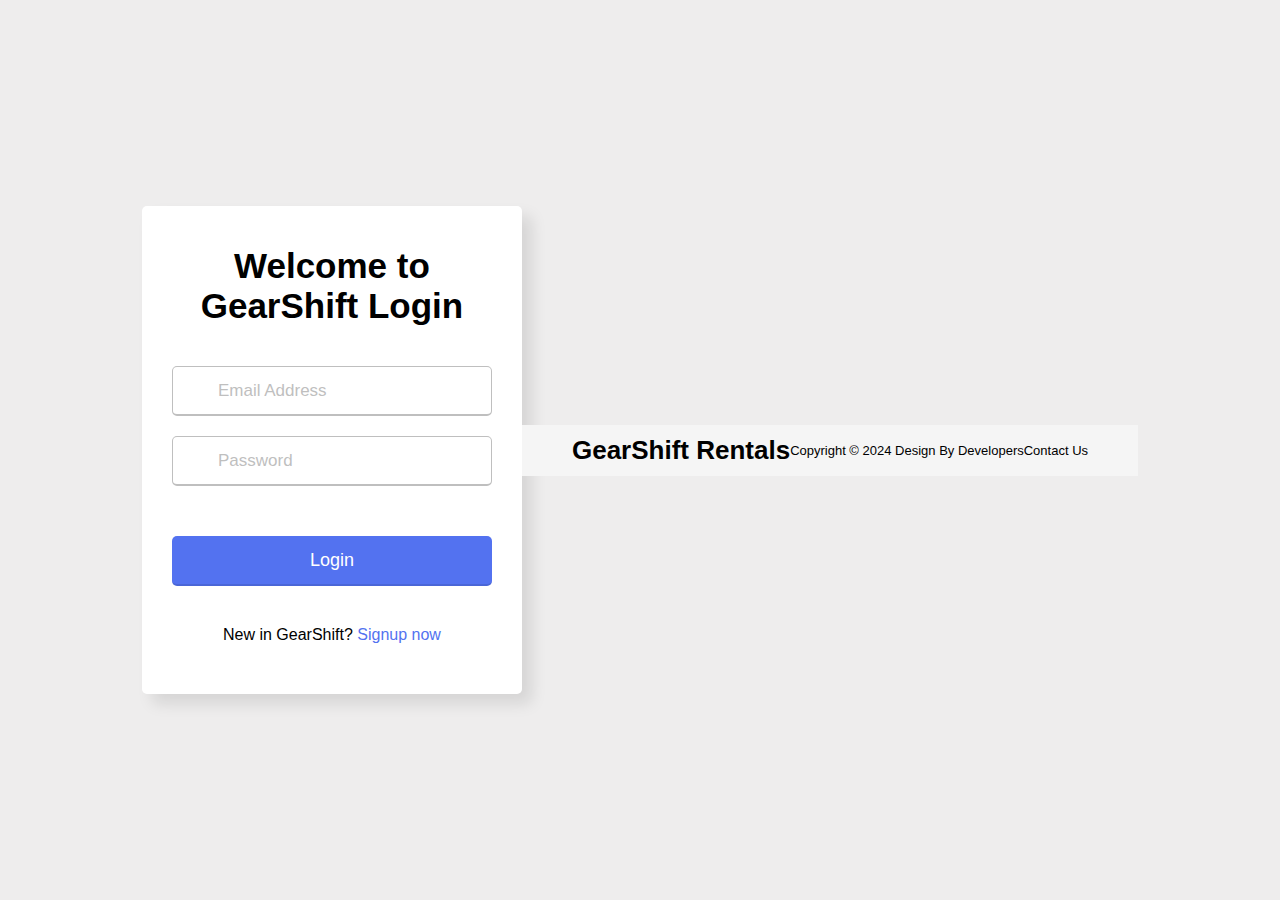
<file: login.html>
<!DOCTYPE html>
<html lang="en">
    <link rel="stylesheet" href="login.css">
<head>
  <meta charset="UTF-8">
  <meta name="viewport" content="width=device-width, initial-scale=1.0">
  <title>Login Page from GearShift</title>
  <link rel="stylesheet" href="style.css">
</head>
<body>
  <div class="wrapper">
    <header>Welcome to GearShift Login</header>
    <form action="#">
      <div class="field email">
        <div class="input-area">
          <input type="text" placeholder="Email Address">
        </div>
        <div class="error error-txt">Email can't be blank</div>
      </div>
      <div class="field password">
        <div class="input-area">
          <input type="password" placeholder="Password">
        </div>
        <div class="error error-txt">Password can't be blank</div>
      </div>
      <input type="submit" value="Login">
    </form>
    <div class="sign-txt">New in GearShift? <a href="#">Signup now</a></div>
  </div>

  <script src="login.js"></script>

</body>
<footer class="foot-sec">
  <div class="logo">
      <h1>GearShift Rentals</h1>
  </div>

  <div class="copy">
      <p>Copyright &copy; 2024 Design By Developers</p>
  </div>

  <div class="item">
      <a href="/contact.html">Contact Us</a>
  </div>
</footer>
</html>
</file>
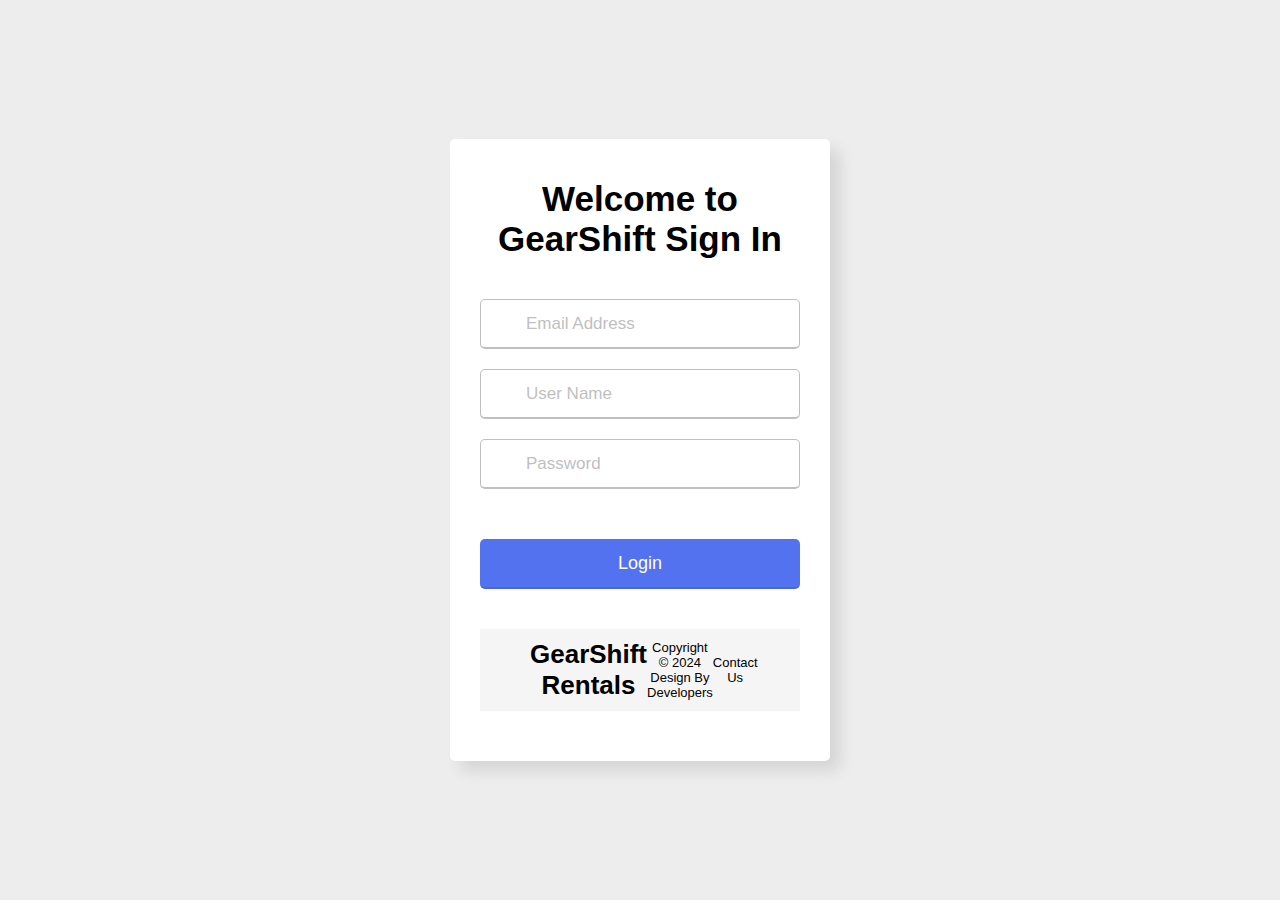
<file: newuser.html>
<!DOCTYPE html>
<html lang="en">
    <link rel="stylesheet" href="newuser.css">
<head>
  <meta charset="UTF-8">
  <meta name="viewport" content="width=device-width, initial-scale=1.0">
  <title>Sign In from GearShift</title>
  <link rel="stylesheet" href="style.css">
</head>
<body>
  <div class="wrapper">
    <header>Welcome to GearShift Sign In</header>
    <form action="#">
        <div class="field email">
            <div class="input-area">
              <input type="text" id="email" placeholder="Email Address">
            </div>
            <div class="error error-txt">Email can't be blank</div>
          </div>
      <div class="field email">
        <div class="input-area">
          <input type="text" id="name" placeholder="User Name">
        </div>
        <div class="error error-txt">User Name can't be blank</div>
      </div>
      <div class="field password">
        <div class="input-area">
          <input type="password" id="password" placeholder="Password">
        </div>
        <div class="error error-txt">Password can't be blank</div>
      </div>
      <input type="submit" value="Login">
    </form>

  <script src="newuser.js"></script>
  <footer class="foot-sec">
    <div class="logo">
        <h1>GearShift Rentals</h1>
    </div>

    <div class="copy">
        <p>Copyright &copy; 2024 Design By Developers</p>
    </div>

    <div class="item">
        <a href="/contact.html">Contact Us</a>
    </div>
</footer>
</body>
</html>
</file>
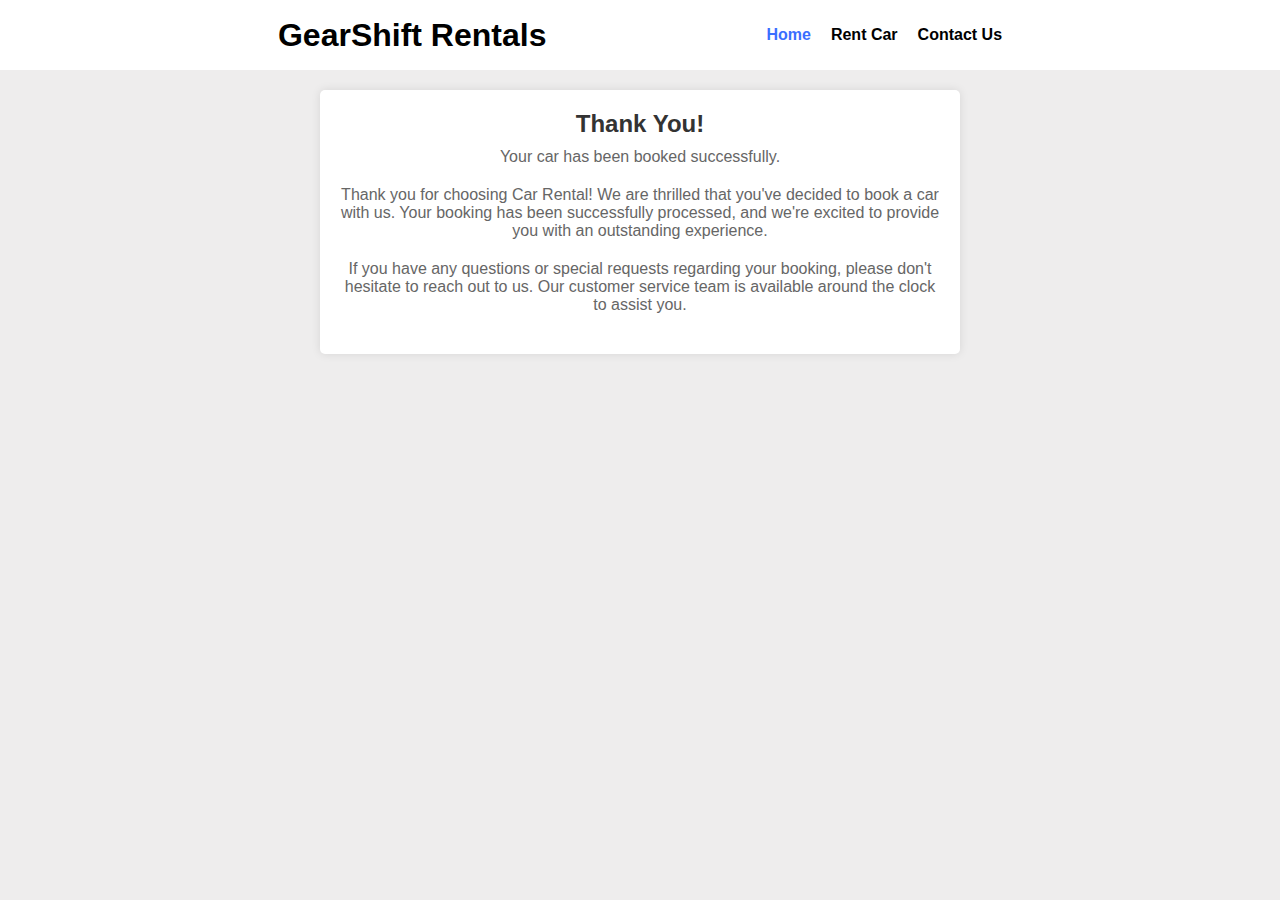
<file: thanku.html>
<!DOCTYPE html>
<html lang="en">
<head>
    <meta charset="UTF-8">
    <meta name="viewport" content="width=device-width, initial-scale=1.0">
    <title>GearShift Rentals</title>
    <link rel="stylesheet" href="thanku.css">
</head>
</html>
<header>
    <nav class="nav">
        <div class="logo">
            <h1>GearShift Rentals</h1>
        </div>

        <div class="item">
            <a class="home-btn" href="/index.html">Home</a>
            <a href="./viewall.html">Rent Car</a>
            <a href="/contact.html">Contact Us</a>
        </div>

    </header>
    <main>
        <div class="container">
          <div class="thankyou-message">
            <h2>Thank You!</h2>
            <p>Your car has been booked successfully.</p>
            <p>Thank you for choosing Car Rental! We are thrilled that you've decided to book a car with us. Your booking has been successfully processed, and we're excited to provide you with an outstanding experience.</p>

<p>If you have any questions or special requests regarding your booking, please don't hesitate to reach out to us. Our customer service team is available around the clock to assist you.</p>

          </div>
        </div>
      </main>
</file>
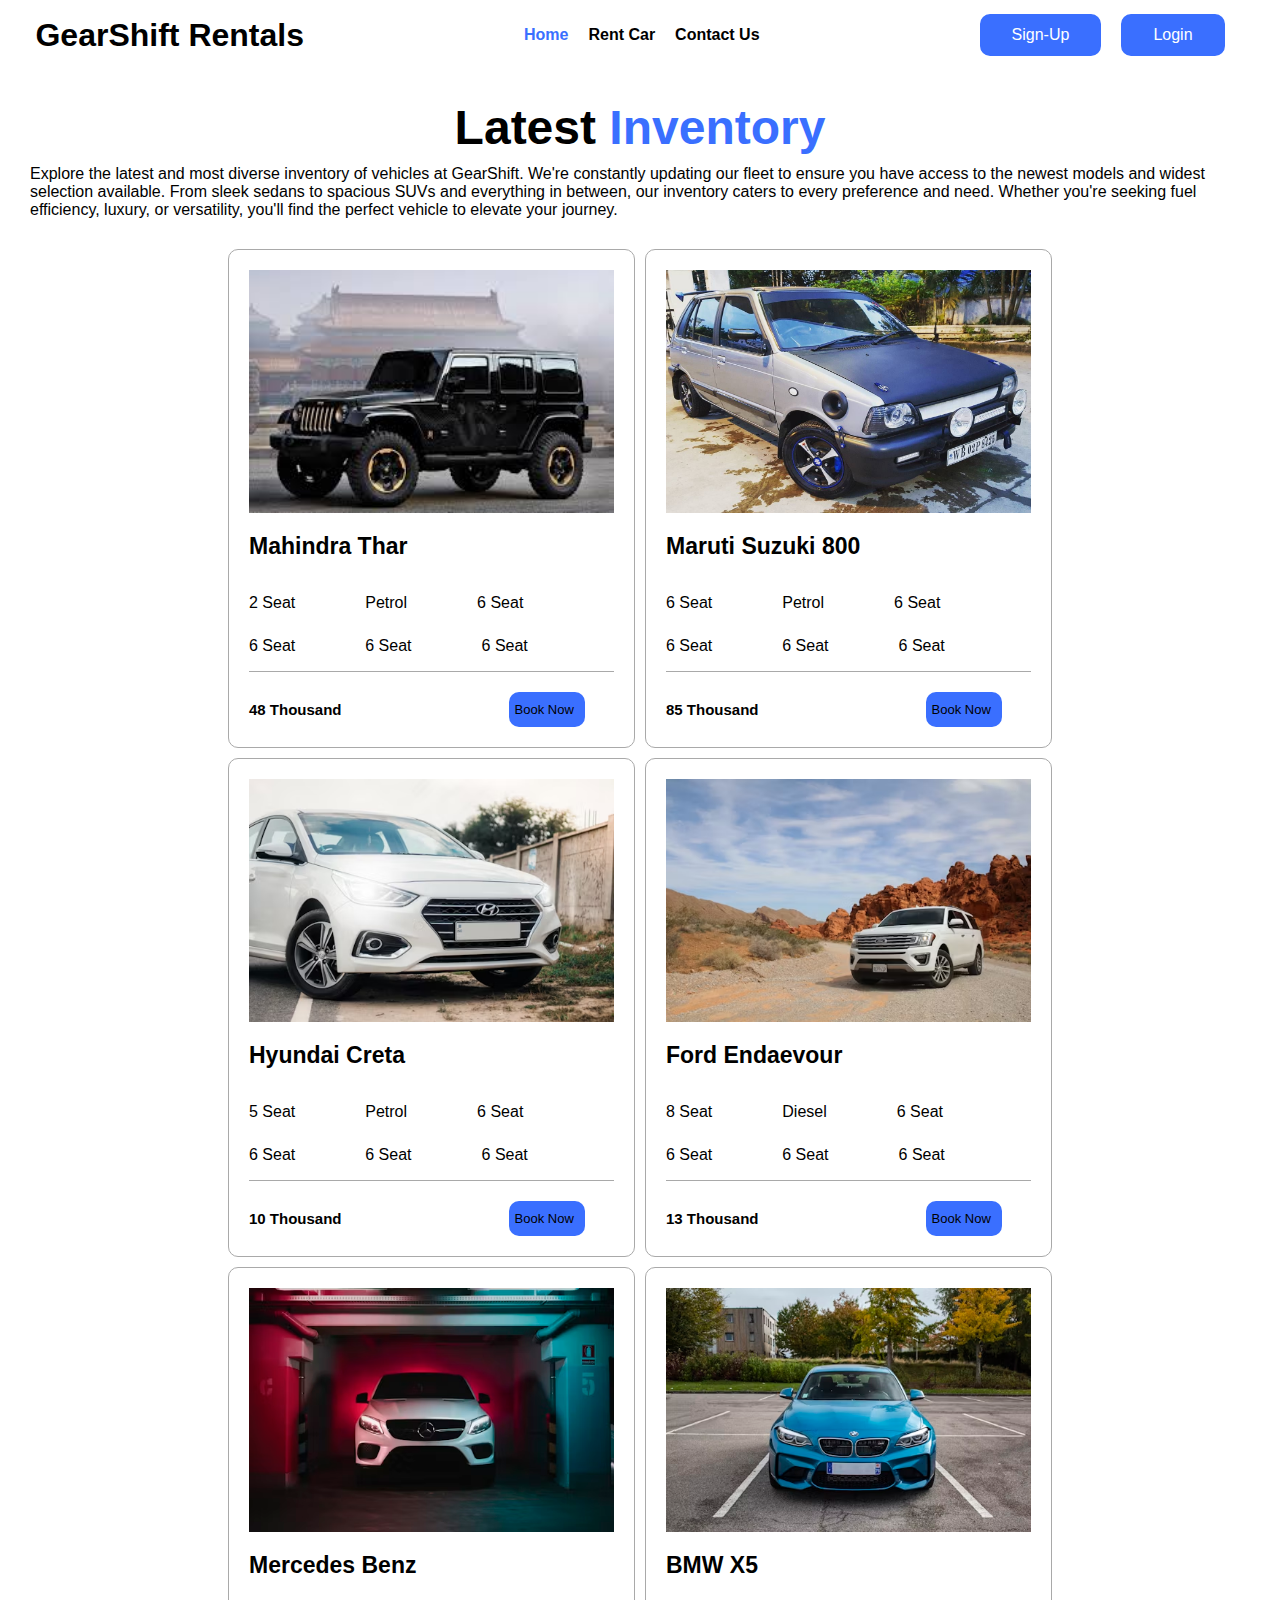
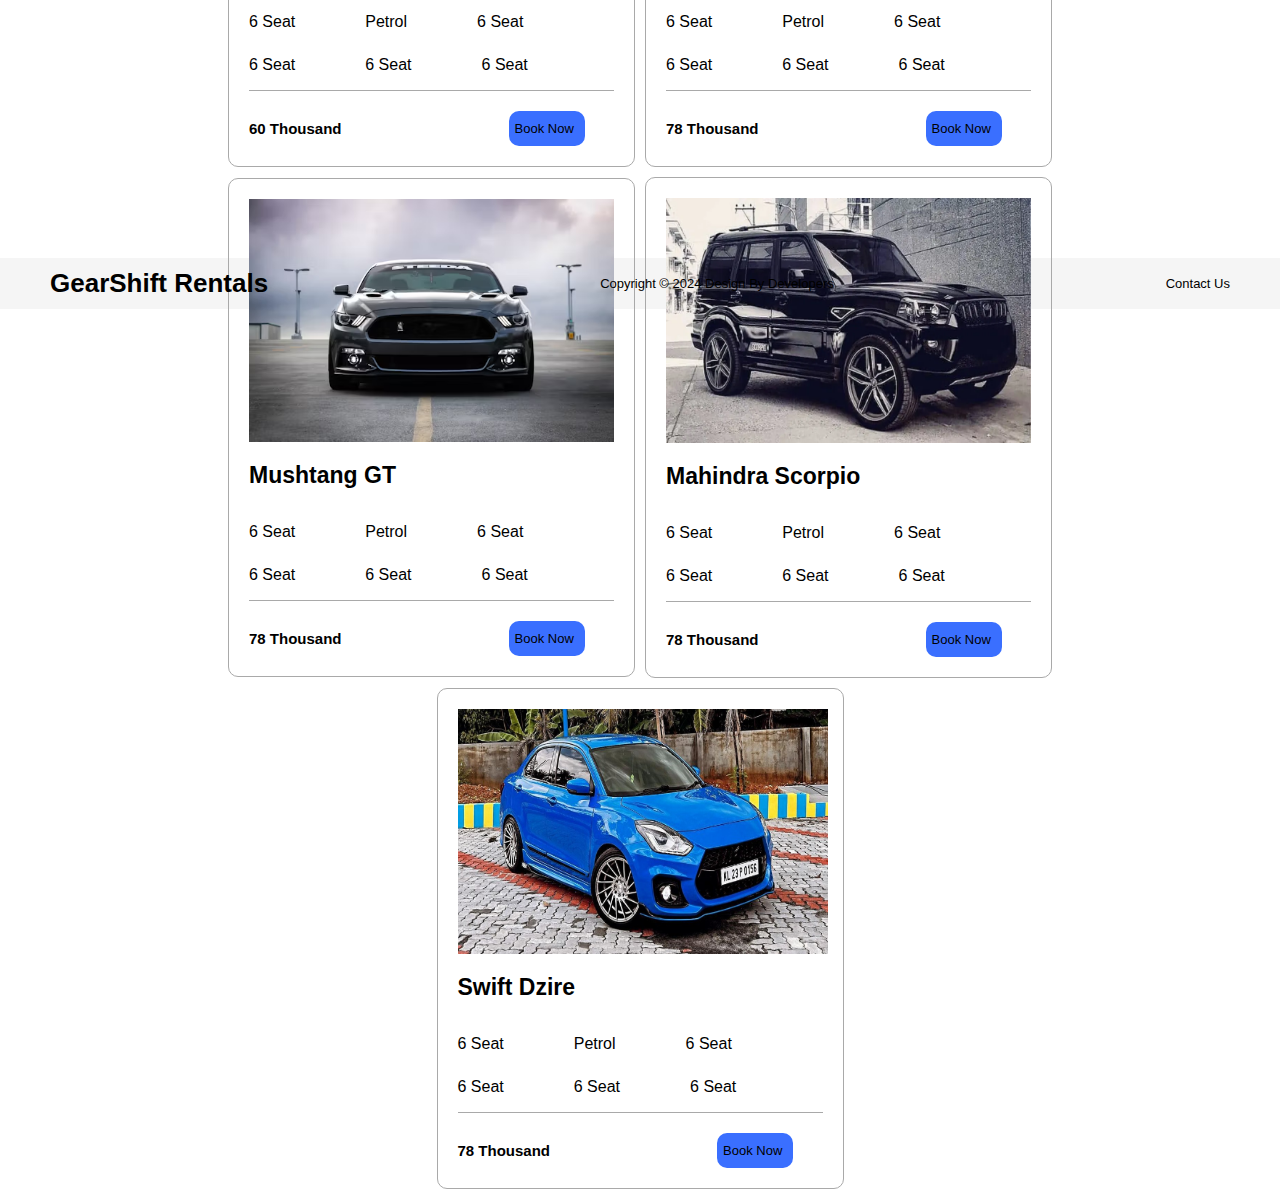
<file: viewall.html>
<!DOCTYPE html>
<html lang="en">
<head>
    <meta charset="UTF-8">
    <meta name="viewport" content="width=device-width, initial-scale=1.0">
    <link rel="stylesheet" href="viewall.css">
    <link rel="stylesheet" href="https://cdnjs.cloudflare.com/ajax/libs/font-awesome/6.5.1/css/all.min.css"
        integrity="sha512-DTOQO9RWCH3ppGqcWaEA1BIZOC6xxalwEsw9c2QQeAIftl+Vegovlnee1c9QX4TctnWMn13TZye+giMm8e2LwA=="
        crossorigin="anonymous" referrerpolicy="no-referrer" />
    <title>View all</title>
</head>
<body>
    <nav class="nav">
        <div class="logo">
            <h1>GearShift Rentals</h1>
        </div>

        <div class="item">
            <a class="home-btn" href="/index.html">Home</a>
            <a href="./viewall.html">Rent Car</a>
            <a href="/contact.html">Contact Us</a>
        </div>

        <div class="btn">
                
            <a class="login" href="signup.html" target="_blank">Sign-Up</a>
            <a class="login" href="signin.html" target="_blank">Login</a>
        </div>
    </nav>

    <section class="car-sec">
        <div class="txt">
            <p class="txt1">Latest <span>Inventory</span></p>
            <p class="txt2">Explore the latest and most diverse inventory of vehicles at GearShift. We're constantly updating our fleet to ensure you have access to the newest models and widest selection available. From sleek sedans to spacious SUVs and everything in between, our inventory caters to every preference and need. Whether you're seeking fuel efficiency, luxury, or versatility, you'll find the perfect vehicle to elevate your journey.</p>
        </div>

        <div class="main-sec">
            <div class="box">
                <img style="width: 365px;" height="243px"
                    src="thar.jpeg"
                    alt="">
                <div class="details">

                    <p class="car-name">Mahindra Thar</p>

                    <div class="review">
                        <i class="fa-solid fa-star"></i>
                        <i class="fa-solid fa-star"></i>
                        <i class="fa-solid fa-star"></i>
                        <i class="fa-solid fa-star"></i>
                        <i class="fa-regular fa-star-half-stroke"></i>
                    </div>

                    <div class="feature">
                        <p><i class="fa-solid fa-chair"></i> 2 Seat</p>
                        <p><i class="fa-solid fa-charging-station"></i>Petrol</p>
                        <p><i class="fa-solid fa-car-battery"></i> 6 Seat</p>
                        <p><i class="fa-solid fa-cable-car"></i> 6 Seat</p>
                        <p><i class="fa-solid fa-car-side"></i> 6 Seat</p>
                        <p><i class="fa-solid fa-caravan"></i> 6 Seat</p>
                    </div>

                    <div class="price">
                        <p>48 Thousand</p>
                        <a href="book.html">Book Now</a>
                    </div>
                </div>
            </div>

            <div class="box">
                <img style="width: 365px;" height="243px"
                    src="maruti800.jpg"
                    alt="">
                <div class="details">

                    <p class="car-name">Maruti Suzuki 800</p>

                    <div class="review">
                        <i class="fa-solid fa-star"></i>
                        <i class="fa-solid fa-star"></i>
                        <i class="fa-solid fa-star"></i>
                        <i class="fa-solid fa-star"></i>
                        <i class="fa-regular fa-star-half-stroke"></i>
                    </div>

                    <div class="feature">
                        <p><i class="fa-solid fa-chair"></i> 6 Seat</p>
                        <p><i class="fa-solid fa-charging-station"></i> Petrol </p>
                        <p><i class="fa-solid fa-car-battery"></i> 6 Seat</p>
                        <p><i class="fa-solid fa-cable-car"></i> 6 Seat</p>
                        <p><i class="fa-solid fa-car-side"></i> 6 Seat</p>
                        <p><i class="fa-solid fa-caravan"></i> 6 Seat</p>
                    </div>

                    <div class="price">
                        <p>85 Thousand</p>
                        <a href="book.html">Book Now</a>
                    </div>
                </div>
            </div>

            <div class="box">
                <img style="width: 365px;"
                    src="hyundai.avif"
                    alt="">
                <div class="details">

                    <p class="car-name">Hyundai Creta</p>

                    <div class="review">
                        <i class="fa-solid fa-star"></i>
                        <i class="fa-solid fa-star"></i>
                        <i class="fa-solid fa-star"></i>
                        <i class="fa-solid fa-star"></i>
                        <i class="fa-regular fa-star-half-stroke"></i>
                    </div>

                    <div class="feature">
                        <p><i class="fa-solid fa-chair"></i> 5 Seat</p>
                        <p><i class="fa-solid fa-charging-station"></i> Petrol</p>
                        <p><i class="fa-solid fa-car-battery"></i> 6 Seat</p>
                        <p><i class="fa-solid fa-cable-car"></i> 6 Seat</p>
                        <p><i class="fa-solid fa-car-side"></i> 6 Seat</p>
                        <p><i class="fa-solid fa-caravan"></i> 6 Seat</p>
                    </div>

                    <div class="price">
                        <p>10 Thousand</p>
                        <a href="book.html">Book Now</a>
                    </div>
                </div>
            </div>

            <div class="box">
                <img style="width: 365px;"
                    src="ford.avif"
                    alt="">
                <div class="details">

                    <p class="car-name">Ford Endaevour</p>

                    <div class="review">
                        <i class="fa-solid fa-star"></i>
                        <i class="fa-solid fa-star"></i>
                        <i class="fa-solid fa-star"></i>
                        <i class="fa-solid fa-star"></i>
                        <i class="fa-regular fa-star-half-stroke"></i>
                    </div>

                    <div class="feature">
                        <p><i class="fa-solid fa-chair"></i> 8 Seat</p>
                        <p><i class="fa-solid fa-charging-station"></i> Diesel</p>
                        <p><i class="fa-solid fa-car-battery"></i> 6 Seat</p>
                        <p><i class="fa-solid fa-cable-car"></i> 6 Seat</p>
                        <p><i class="fa-solid fa-car-side"></i> 6 Seat</p>
                        <p><i class="fa-solid fa-caravan"></i> 6 Seat</p>
                    </div>

                    <div class="price">
                        <p>13 Thousand</p>
                        <a href="book.html">Book Now</a>
                    </div>
                </div>
            </div>

            

            <div class="box">
                <img style="width: 365px;"
                    src="mercedes.avif"
                    alt="">
                <div class="details">

                    <p class="car-name">Mercedes Benz</p>

                    <div class="review">
                        <i class="fa-solid fa-star"></i>
                        <i class="fa-solid fa-star"></i>
                        <i class="fa-solid fa-star"></i>
                        <i class="fa-solid fa-star"></i>
                        <i class="fa-regular fa-star-half-stroke"></i>
                    </div>

                    <div class="feature">
                        <p><i class="fa-solid fa-chair"></i> 6 Seat</p>
                        <p><i class="fa-solid fa-charging-station"></i> Petrol </p>
                        <p><i class="fa-solid fa-car-battery"></i> 6 Seat</p>
                        <p><i class="fa-solid fa-cable-car"></i> 6 Seat</p>
                        <p><i class="fa-solid fa-car-side"></i> 6 Seat</p>
                        <p><i class="fa-solid fa-caravan"></i> 6 Seat</p>
                    </div>

                    <div class="price">
                        <p>60 Thousand</p>
                        <a href="book.html">Book Now</a>
                    </div>
                </div>
            </div>

            <div class="box">
                <img style="width: 365px;"
                    src="bmw.avif"
                    alt="">
                <div class="details">

                    <p class="car-name">BMW X5</p>

                    <div class="review">
                        <i class="fa-solid fa-star"></i>
                        <i class="fa-solid fa-star"></i>
                        <i class="fa-solid fa-star"></i>
                        <i class="fa-solid fa-star"></i>
                        <i class="fa-regular fa-star-half-stroke"></i>
                    </div>

                    <div class="feature">
                        <p><i class="fa-solid fa-chair"></i> 6 Seat</p>
                        <p><i class="fa-solid fa-charging-station"></i> Petrol </p>
                        <p><i class="fa-solid fa-car-battery"></i> 6 Seat</p>
                        <p><i class="fa-solid fa-cable-car"></i> 6 Seat</p>
                        <p><i class="fa-solid fa-car-side"></i> 6 Seat</p>
                        <p><i class="fa-solid fa-caravan"></i> 6 Seat</p>
                    </div>

                    <div class="price">
                        <p>78 Thousand</p>
                        <a href="book.html">Book Now</a>
                    </div>
                </div>
            </div>
            
            <div class="box">
                <img style="width: 365px;"
                    src="mushtang.avif"
                    alt="">
                <div class="details">

                    <p class="car-name">Mushtang GT</p>

                    <div class="review">
                        <i class="fa-solid fa-star"></i>
                        <i class="fa-solid fa-star"></i>
                        <i class="fa-solid fa-star"></i>
                        <i class="fa-solid fa-star"></i>
                        <i class="fa-regular fa-star-half-stroke"></i>
                    </div>

                    <div class="feature">
                        <p><i class="fa-solid fa-chair"></i> 6 Seat</p>
                        <p><i class="fa-solid fa-charging-station"></i> Petrol </p>
                        <p><i class="fa-solid fa-car-battery"></i> 6 Seat</p>
                        <p><i class="fa-solid fa-cable-car"></i> 6 Seat</p>
                        <p><i class="fa-solid fa-car-side"></i> 6 Seat</p>
                        <p><i class="fa-solid fa-caravan"></i> 6 Seat</p>
                    </div>

                    <div class="price">
                        <p>78 Thousand</p>
                        <a href="book.html">Book Now</a>
                    </div>
                </div>
            </div>

            <div class="box">
                <img style="width: 365px;" height="245px"
                    src="scorpio.png"
                    alt="">
                <div class="details">

                    <p class="car-name">Mahindra Scorpio</p>

                    <div class="review">
                        <i class="fa-solid fa-star"></i>
                        <i class="fa-solid fa-star"></i>
                        <i class="fa-solid fa-star"></i>
                        <i class="fa-solid fa-star"></i>
                        <i class="fa-regular fa-star-half-stroke"></i>
                    </div>

                    <div class="feature">
                        <p><i class="fa-solid fa-chair"></i> 6 Seat</p>
                        <p><i class="fa-solid fa-charging-station"></i> Petrol </p>
                        <p><i class="fa-solid fa-car-battery"></i> 6 Seat</p>
                        <p><i class="fa-solid fa-cable-car"></i> 6 Seat</p>
                        <p><i class="fa-solid fa-car-side"></i> 6 Seat</p>
                        <p><i class="fa-solid fa-caravan"></i> 6 Seat</p>
                    </div>

                    <div class="price">
                        <p>78 Thousand</p>
                        <a href="book.html">Book Now</a>
                    </div>
                </div>
            </div>

            <div class="box">
                <img style="width: 370px;" height="245px"
                    src="swift dzire.jpg"
                    alt="">
                <div class="details">

                    <p class="car-name">Swift Dzire</p>

                    <div class="review">
                        <i class="fa-solid fa-star"></i>
                        <i class="fa-solid fa-star"></i>
                        <i class="fa-solid fa-star"></i>
                        <i class="fa-solid fa-star"></i>
                        <i class="fa-regular fa-star-half-stroke"></i>
                    </div>

                    <div class="feature">
                        <p><i class="fa-solid fa-chair"></i> 6 Seat</p>
                        <p><i class="fa-solid fa-charging-station"></i> Petrol </p>
                        <p><i class="fa-solid fa-car-battery"></i> 6 Seat</p>
                        <p><i class="fa-solid fa-cable-car"></i> 6 Seat</p>
                        <p><i class="fa-solid fa-car-side"></i> 6 Seat</p>
                        <p><i class="fa-solid fa-caravan"></i> 6 Seat</p>
                    </div>

                    <div class="price">
                        <p>78 Thousand</p>
                        <a href="book.html">Book Now</a>
                    </div>
                </div>
            </div>
        </div>
    </section>

</body>
<footer class="foot-sec">
    <div class="logo">
        <h1>GearShift Rentals</h1>
    </div>

    <div class="copy">
        <p>Copyright &copy; 2024 Design By Developers</p>
    </div>

    <div class="item">
        <a href="/contact.html">Contact Us</a>
    </div>
</footer>
</html>
</file>
<file: style.css>
* {
    margin: 0;
    padding: 0;
    font-family: Arial, Helvetica, sans-serif;
}

body{
    background-color: #eeeded
    ;
}

.nav {
    display: flex;
    justify-content: center;
    align-items: center;
    height: 70px;
    background-color: white;
    column-gap: 220px;
}

.nav .item {
    display: flex;
    column-gap: 20px;
}

.nav .btn {
    display: flex;
    column-gap: 20px;
    
}

.nav .btn input {
    padding: 10px 30px;
    border: none;
    border-radius: 10px;
    cursor: pointer;
    background-color: #3a6fff;
    
}

.nav .btn .login {
    padding: 10px 30px;
    border-radius: 10px;
    cursor: pointer;
    border: 2px solid #3a6fff;
    background-color: #3a6fff;
    color: #ffffff;
    text-decoration: none;
}

.nav .item a {
    text-decoration: none;
    color: black;
    font-weight: 700;
    cursor: pointer;
}
    
.nav .item .home-btn {
    color: #3a6fff;
    font-weight: 700;
}

.home {
    background-color: whitesmoke;
    height: 600px;
    display: flex;
    justify-content: center;
    align-items: center;
}

.home .main-sec {
    display: flex;
    column-gap: 50px;
    /* background-color: red; */
    justify-content: center;
    align-items: center;
}


.home .right {
    width: 400px;
    height: 300px;
    margin: 78px;
    padding: 30px;
    border-bottom-left-radius: 50%;
    border-top-right-radius: 50%;
    border-top-left-radius: 100px;
    border-bottom-right-radius: 100px;
    display: flex;
    justify-content: center;
    flex-direction: column;
    align-items: center;
    background-image: linear-gradient(155deg, #a7ceff, #bfc9cb);
}


.home .left {
    padding: 30px;
    height: 500px;
    display: flex;
    justify-content: center;
    /* align-items: center; */
    row-gap: 20px;
    flex-direction: column;
    width: 552px;
    /* background-color: green; */
}
  

.home .main-sec .left .txt1 {
    font-size: 4rem;
    font-weight: 700;
}

.home .right img {
    width: 50vw;
    filter: drop-shadow(20px 50px 25px #b3e3e3);
}

.loc-sec {
    height: 130px;
    /* background-color: red; */
    display: flex;
    justify-content: center;
    /* align-items: center; */
}

.loc-sec .main-sec {
    background-color: white;
    display: flex;
    column-gap: 20px;
    border-radius: 10px;
    height: 160px;
    justify-content: center;
    align-items: center;
    box-shadow: rgba(149, 157, 165, 0.2) 0px 8px 24px;
    margin-top: -70px;
}

.loc-sec .main-sec .pick {
    padding: 15px;
    display: flex;
    flex-direction: column;
    row-gap: 20px;
    
}

.loc-sec .main-sec .pick label {
    color: black;
    font-weight: 700;
}

.loc-sec .main-sec .pick p {
    border: 1px solid darkgrey;
    padding: 6px 20px;
    border-radius: 10px;
}

.loc-sec .main-sec .pick a {
    padding: 10px 30px;
    border: none;
    border-radius: 10px;
    cursor: pointer;
    background-color: #3a6fff;
}

.car-sec {
    height: 192vh;
    padding: 30px;
    /* justify-content: center; */
    flex-direction: column;
    display: flex;
}

.car-sec .btn a {
    padding: 5px 25px;
    border: 1px solid darkgray;
    border-radius: 30px;
    cursor: pointer;
    margin-top: 20px;
    outline: none;
    text-decoration: none;
    color: black;
}

.car-sec .main-sec {
    display: flex;
    justify-content: center;
    align-items: center;
    margin-top: 30px;
    column-gap: 10px;
    flex-wrap: wrap;
    row-gap: 10px;
    text-decoration: none;
}

.car-sec .main-sec .box {
    /* background: red; */
    overflow: hidden;
    width: 365px;
    padding: 20px;
    justify-content: center;
    display: flex;
    flex-direction: column;
    border-radius: 10px;
    border: 1px solid darkgray;
}

.car-sec .main-sec .box .details {
    display: flex;
    flex-direction: column;
    padding-top: 20px;
    row-gap: 15px;
}

.car-sec .main-sec .box .details .car-name {
    font-size: 23px;
    font-weight: 700;
}

.car-sec .main-sec .box .review {
    display: flex;
    column-gap: 5px;
}

.car-sec .main-sec .box .review i {
    color: orange;
}

.car-sec .main-sec .box .review p {
    color: darkgray;
}

.car-sec .main-sec .box .feature {
    display: flex;
    flex-wrap: wrap;
    column-gap: 70px;
    row-gap: 20px;
    text-decoration: none;
}

.car-sec .main-sec .box .feature p i {
    color: #3a6fff;
    font-size: 20px;
}

.car-sec .main-sec .box .price {
    display: flex;
    border-top: 1px solid darkgray;
    column-gap: 167px;
    padding-top: 20px;
    align-items: center;
}

.car-sec .main-sec .box .price p {
    font-size: 15px;
    font-weight: 700;
}

.car-sec .main-sec .box .price a {
    border: none;
    border-radius: 10px;
    background-color: #3a6fff;
    height: 25px;
    font-size: small;
    width: 70px;
    padding-left: 6px;
    padding-top: 10px;
    text-decoration: none;
    color: black;
}

.car-sec .txt {
    display: flex;
    flex-direction: column;
    align-items: center;
    row-gap: 10px;
    
}

.car-sec .txt .txt1 {
    font-size: 3rem;
    font-weight: 700;
}

.car-sec .txt .txt1 span {
    color: #3a6fff;
}

.support-sec {
    height: 390px;
    padding: 30px;
    /* justify-content: center; */
    flex-direction: column;
    display: flex;
    background-color: whitesmoke;
}

.support-sec .txt {
    display: flex;
    flex-direction: column;
    align-items: center;
    row-gap: 10px;
}

.support-sec .txt .txt1 {
    font-size: 3rem;
    font-weight: 700;
}

.support-sec .txt .txt1 span {
    color: #3a6fff;
}

.support-sec .main-sec {
    display: flex;
    justify-content: center;
    align-items: center;
    margin-top: 30px;
    column-gap: 10px;
    flex-wrap: wrap;
    row-gap: 10px;
}

.support-sec .main-sec .box {
    /* background: red; */
    padding: 20px;
    width: 575px;
    display: flex;
    column-gap: 36px;
    /* flex-direction: column; */
    row-gap: 20px;
}

.support-sec .main-sec .box i {
    font-size: 30px;
    background: #3a6fff;
    width: fit-content;
    padding: 34px;
    border-radius: 15px;
}

.support-sec .main-sec .box .txt-sec {
    display: flex;
    flex-direction: column;
    row-gap: 10px;
}

.support-sec .main-sec .box .txt-sec .txt1 {
    font-size: 30px;
    font-weight: 700;
}

.achie-sec {
    height: 390px;
    padding: 30px;
    justify-content: center;
    flex-direction: column;
    display: flex;
    background-color: white;
}

.achie-sec .txt {
    display: flex;
    flex-direction: column;
    align-items: center;
    row-gap: 10px;
}

.achie-sec .txt .txt1 {
    font-size: 3rem;
    font-weight: 700;
}

.achie-sec .txt .txt1 span {
    color: #3a6fff;
}

.achie-sec .main-sec .box {
    background-color: white;
    width: 300px;
    height: 180px;
    display: flex;
    flex-direction: column;
    box-shadow: rgba(149, 157, 165, 0.2) 0px 8px 24px;
    justify-content: center;
    align-items: center;
    row-gap: 20px;
    border-radius: 10px;
}

.achie-sec .main-sec .box .txt1 {
    font-size: 3rem;
    font-weight: 700;
}

.achie-sec .main-sec {
    display: flex;
    justify-content: center;
    align-items: center;
    margin-top: 30px;
    column-gap: 10px;
    flex-wrap: wrap;
    row-gap: 10px;
}

.start-sec {
    height: 390px;
    padding: 30px;
    justify-content: center;
    flex-direction: column;
    display: flex;
    background-color: white;
}

.start-sec .main-sec {
    display: flex;
    justify-content: center;
    align-items: center;
    background-image: linear-gradient(45deg, #17c5be, #1c243a);
    border-radius: 10px;
    padding: 30px;
    column-gap: 50px;
    
}

.start-sec .main-sec .left {
    /* background: greenyellow; */
    padding: 25px;
    height: 300px;
    width: 500px;
    display: flex;
    flex-direction: column;
    justify-content: center;
    row-gap: 20px;
}

.start-sec .main-sec .left .txt1 {
    font-size: 3rem;
    font-weight: 700;
}

.start-sec .main-sec .left .btn a {
    padding: 10px 30px;
    border: none;
    background-color: white;
    cursor: pointer;
    border-radius: 10px;
    text-decoration: none;
    color: black;
}

.start-sec .main-sec .right {
    /* background: rgb(47, 144, 255); */
    padding: 020px;
    height: 300px;
    display: flex;
    flex-direction: column;
    justify-content: center;
    row-gap: 20px;
    width: 300px;
    align-items: center;

    /* width: 400px;
    height: 300px;
    margin: 78px;
    padding: 30px; */
    border-bottom-left-radius: 50%;
    border-top-right-radius: 50%;
    border-top-left-radius: 100px;
    border-bottom-right-radius: 100px;
    /* display: flex;
    justify-content: center;
    flex-direction: column;
    align-items: center; */
    background-image: linear-gradient(155deg, #a7ceff, #bfc9cb);    
}

.start-sec .main-sec .right img {
    width: 50vw;
    filter: drop-shadow(20px 50px 25px #b3e3e3);
}

.foot-sec{
    display: flex;
    align-items: center;
    justify-content: space-between;
    padding: 10px 50px;
    background: #f5f5f5;
    font-size: small;
}

.foot-sec .item{
    display: flex;
    column-gap: 20px;
    
}

.foot-sec .item a{
    text-decoration: none;
    color: black;
}

#abc{
    background-color: #ffffff;
    border: none;
    outline: none;
    font-size: small;
    margin: -5px;
    
}

#date{
    background-color: #ffffff;
    outline: none;
    border: none;
}
</file>
<file: book.css>
* {
    margin: 0;
    padding: 0;
    font-family: Arial, Helvetica, sans-serif;
}

body{
    background-color: #eeeded
    
}

.nav {
    display: flex;
    justify-content: center;
    align-items: center;
    height: 70px;
    background-color: white;
    column-gap: 220px;
}

.nav .item {
    display: flex;
    column-gap: 20px;
}

.nav .btn {
    display: flex;
    column-gap: 20px;
    
}

.nav .btn input {
    padding: 10px 30px;
    border: none;
    border-radius: 10px;
    cursor: pointer;
    background-color: #3a6fff;
    
}

.nav .btn .login {
    padding: 10px 30px;
    border-radius: 10px;
    cursor: pointer;
    border: 2px solid #3a6fff;
    background-color: #3a6fff;
    color: #ffffff;
    text-decoration: none;
}

.nav .item a {
    text-decoration: none;
    color: black;
    font-weight: 700;
    cursor: pointer;
}
    
.nav .item .home-btn {
    color: #3a6fff;
    font-weight: 700;
}

main {
    max-width: 800px;
    margin: 20px auto;
    background-color: #fff;
    padding: 20px;
    border-radius: 5px;
    box-shadow: 0px 0px 10px rgba(0, 0, 0, 0.1);
  }
  
  main h2 {
    margin-bottom: 20px;
    text-align: center;
  }
  
  form label {
    display: block;
    margin-bottom: 5px;
  }
  
  form input,
  form select {
    width: 100%;
    padding: 10px;
    margin-bottom: 20px;
    border-radius: 5px;
    border: 1px solid #ccc;
  }
  
  form a {
    position: relative;
    left: 45%;
    width: 100%;
    padding: 10px;
    background-color: #333;
    color: #fff;
    border: none;
    border-radius: 5px;
    cursor: pointer;
    text-decoration: none;
  }
  
  form a:hover {
    background-color: #555;
  }

  .foot-sec{
    display: flex;
    align-items: center;
    justify-content: space-between;
    padding: 10px 50px;
    background: #f5f5f5;
    font-size: small;
}

.foot-sec .item{
    display: flex;
    column-gap: 20px;
    
}

.foot-sec .item a{
    text-decoration: none;
    color: black;
}
</file>
<file: contact.css>
* {
    margin: 0;
    padding: 0;
    font-family: Arial, Helvetica, sans-serif;
}

body{
    background-color: #eeeded
    
}

.nav {
    display: flex;
    justify-content: center;
    align-items: center;
    height: 70px;
    background-color: white;
    column-gap: 220px;


}

.nav .item {
    display: flex;
    column-gap: 20px;
    position: relative;
    right: 10%;
    margin-right: 25rem;
}

.nav .btn {
    display: flex;
    column-gap: 20px;
    
}

.nav .btn input {
    padding: 10px 30px;
    border: none;
    border-radius: 10px;
    cursor: pointer;
    background-color: #3a6fff;
    
}

.nav .btn .login {
    padding: 10px 30px;
    border-radius: 10px;
    cursor: pointer;
    border: 2px solid #3a6fff;
    background-color: #3a6fff;
    color: #ffffff;
    text-decoration: none;
}

.nav .item a {
    text-decoration: none;
    color: black;
    font-weight: 700;
    cursor: pointer;
}
    
.nav .item .home-btn {
    color: #3a6fff;
    font-weight: 700;
}

main {
    margin-top: 20px;
    display: flex;
    justify-content: space-around;
    flex-wrap: wrap;
  }
  
  .contact-info,
  .contact-form {
    width: 50%;
    padding: 40px;
    background-color: #fff;
    border-radius: 5px;
    box-shadow: 0 0 10px rgba(0, 0, 0, 0.1);
    margin-bottom: 20px;
  }

  .foot-sec{
    display: flex;
    align-items: center;
    justify-content: space-between;
    padding: 10px 50px;
    background: #f5f5f5;
    font-size: small;
}

.foot-sec .item{
    display: flex;
    column-gap: 20px;
    
}

.foot-sec .item a{
    text-decoration: none;
    color: black;
}
</file>
<file: login.css>
@import url('https://fonts.googleapis.com/css2?family=Poppins:wght@400;500;600&display=swap');
*{
  margin: 0;
  padding: 0;
  box-sizing: border-box;
  font-family: "Poppins", sans-serif;
}
body{
  width: 100%;
  height: 100vh;
  display: flex;
  align-items: center;
  justify-content: center;
  background: #5372F0;
}
::selection{
  color: #fff;
  background: #5372F0;
}
.wrapper{
  width: 380px;
  padding: 40px 30px 50px 30px;
  background: #fff;
  border-radius: 5px;
  text-align: center;
  box-shadow: 10px 10px 15px rgba(0,0,0,0.1);
}
.wrapper header{
  font-size: 35px;
  font-weight: 600;
}
.wrapper form{
  margin: 40px 0;
}
form .field{
  width: 100%;
  margin-bottom: 20px;
}
form .field.shake{
  animation: shake 0.3s ease-in-out;
}
@keyframes shake {
  0%, 100%{
    margin-left: 0px;
  }
  20%, 80%{
    margin-left: -12px;
  }
  40%, 60%{
    margin-left: 12px;
  }
}
form .field .input-area{
  height: 50px;
  width: 100%;
  position: relative;
}
form input{
  width: 100%;
  height: 100%;
  outline: none;
  padding: 0 45px;
  font-size: 18px;
  background: none;
  caret-color: #5372F0;
  border-radius: 5px;
  border: 1px solid #bfbfbf;
  border-bottom-width: 2px;
  transition: all 0.2s ease;
}
form .field input:focus,
form .field.valid input{
  border-color: #5372F0;
}
form .field.shake input,
form .field.error input{
  border-color: #dc3545;
}
.field .input-area i{
  position: absolute;
  top: 50%;
  font-size: 18px;
  pointer-events: none;
  transform: translateY(-50%);
}
.input-area .icon{
  left: 15px;
  color: #bfbfbf;
  transition: color 0.2s ease;
}
.input-area .error-icon{
  right: 15px;
  color: #dc3545;
}
form input:focus ~ .icon,
form .field.valid .icon{
  color: #5372F0;
}
form .field.shake input:focus ~ .icon,
form .field.error input:focus ~ .icon{
  color: #bfbfbf;
}
form input::placeholder{
  color: #bfbfbf;
  font-size: 17px;
}
form .field .error-txt{
  color: #dc3545;
  text-align: left;
  margin-top: 5px;
}
form .field .error{
  display: none;
}
form .field.shake .error,
form .field.error .error{
  display: block;
}
form .pass-txt{
  text-align: left;
  margin-top: -10px;
}
.wrapper a{
  color: #5372F0;
  text-decoration: none;
}
.wrapper a:hover{
  text-decoration: underline;
}
form input[type="submit"]{
  height: 50px;
  margin-top: 30px;
  color: #fff;
  padding: 0;
  border: none;
  background: #5372F0;
  cursor: pointer;
  border-bottom: 2px solid rgba(0,0,0,0.1);
  transition: all 0.3s ease;
}
form input[type="submit"]:hover{
  background: #2c52ed;
}

.foot-sec{
  display: flex;
  align-items: center;
  justify-content: space-between;
  padding: 10px 50px;
  background: #f5f5f5;
  font-size: small;
}

.foot-sec .item{
  display: flex;
  column-gap: 20px;
  
}

.foot-sec .item a{
  text-decoration: none;
  color: black;
}
</file>
<file: newuser.css>
@import url('https://fonts.googleapis.com/css2?family=Poppins:wght@400;500;600&display=swap');
*{
  margin: 0;
  padding: 0;
  box-sizing: border-box;
  font-family: "Poppins", sans-serif;
}
body{
  width: 100%;
  height: 100vh;
  display: flex;
  align-items: center;
  justify-content: center;
  background: #5372F0;
}
::selection{
  color: #fff;
  background: #5372F0;
}
.wrapper{
  width: 380px;
  padding: 40px 30px 50px 30px;
  background: #fff;
  border-radius: 5px;
  text-align: center;
  box-shadow: 10px 10px 15px rgba(0,0,0,0.1);
}
.wrapper header{
  font-size: 35px;
  font-weight: 600;
}
.wrapper form{
  margin: 40px 0;
}
form .field{
  width: 100%;
  margin-bottom: 20px;
}
form .field.shake{
  animation: shake 0.3s ease-in-out;
}
@keyframes shake {
  0%, 100%{
    margin-left: 0px;
  }
  20%, 80%{
    margin-left: -12px;
  }
  40%, 60%{
    margin-left: 12px;
  }
}
form .field .input-area{
  height: 50px;
  width: 100%;
  position: relative;
}
form input{
  width: 100%;
  height: 100%;
  outline: none;
  padding: 0 45px;
  font-size: 18px;
  background: none;
  caret-color: #5372F0;
  border-radius: 5px;
  border: 1px solid #bfbfbf;
  border-bottom-width: 2px;
  transition: all 0.2s ease;
}
form .field input:focus,
form .field.valid input{
  border-color: #5372F0;
}
form .field.shake input,
form .field.error input{
  border-color: #dc3545;
}
.field .input-area i{
  position: absolute;
  top: 50%;
  font-size: 18px;
  pointer-events: none;
  transform: translateY(-50%);
}
.input-area .icon{
  left: 15px;
  color: #bfbfbf;
  transition: color 0.2s ease;
}
.input-area .error-icon{
  right: 15px;
  color: #dc3545;
}
form input:focus ~ .icon,
form .field.valid .icon{
  color: #5372F0;
}
form .field.shake input:focus ~ .icon,
form .field.error input:focus ~ .icon{
  color: #bfbfbf;
}
form input::placeholder{
  color: #bfbfbf;
  font-size: 17px;
}
form .field .error-txt{
  color: #dc3545;
  text-align: left;
  margin-top: 5px;
}
form .field .error{
  display: none;
}
form .field.shake .error,
form .field.error .error{
  display: block;
}
form .pass-txt{
  text-align: left;
  margin-top: -10px;
}
.wrapper a{
  color: #5372F0;
  text-decoration: none;
}
.wrapper a:hover{
  text-decoration: underline;
}
form input[type="submit"]{
  height: 50px;
  margin-top: 30px;
  color: #fff;
  padding: 0;
  border: none;
  background: #5372F0;
  cursor: pointer;
  border-bottom: 2px solid rgba(0,0,0,0.1);
  transition: all 0.3s ease;
}
form input[type="submit"]:hover{
  background: #2c52ed;
}

.foot-sec{
  display: flex;
  align-items: center;
  justify-content: space-between;
  padding: 10px 50px;
  background: #f5f5f5;
  font-size: small;
}

.foot-sec .item{
  display: flex;
  column-gap: 20px;
  
}

.foot-sec .item a{
  text-decoration: none;
  color: black;
}
</file>
<file: thanku.css>
* {
    margin: 0;
    padding: 0;
    font-family: Arial, Helvetica, sans-serif;
}

body{
    background-color: #eeeded
    
}

.nav {
    display: flex;
    justify-content: center;
    align-items: center;
    height: 70px;
    background-color: white;
    column-gap: 220px;
}

.nav .item {
    display: flex;
    column-gap: 20px;
}

.nav .btn {
    display: flex;
    column-gap: 20px;
    
}

.nav .btn input {
    padding: 10px 30px;
    border: none;
    border-radius: 10px;
    cursor: pointer;
    background-color: #3a6fff;
    
}

.nav .btn .login {
    padding: 10px 30px;
    border-radius: 10px;
    cursor: pointer;
    border: 2px solid #3a6fff;
    background-color: #3a6fff;
    color: #ffffff;
    text-decoration: none;
}

.nav .item a {
    text-decoration: none;
    color: black;
    font-weight: 700;
    cursor: pointer;
}
    
.nav .item .home-btn {
    color: #3a6fff;
    font-weight: 700;
}

main {
    margin-top: 20px;
  }
  
  .container {
    max-width: 600px;
    margin: 0 auto;
    padding: 20px;
    background-color: #fff;
    border-radius: 5px;
    box-shadow: 0 0 10px rgba(0, 0, 0, 0.1);
  }
  
  .thankyou-message {
    text-align: center;
  }
  
  .thankyou-message h2 {
    color: #333;
    margin-bottom: 10px;
  }
  
  .thankyou-message p {
    color: #666;
    margin-bottom: 20px;
  }

  .foot-sec{
    display: flex;
    align-items: center;
    justify-content: space-between;
    padding: 10px 50px;
    background: #f5f5f5;
    font-size: small;
}

.foot-sec .item{
    display: flex;
    column-gap: 20px;
    
}

.foot-sec .item a{
    text-decoration: none;
    color: black;
}
</file>
<file: viewall.css>
*{
    padding: 0;
    margin: 0;
    font-family: Arial, Helvetica, sans-serif;
}

.nav {
    display: flex;
    justify-content: center;
    align-items: center;
    height: 70px;
    background-color: white;
    column-gap: 220px;
    padding-right: 20px;
}

.nav .item {
    display: flex;
    column-gap: 20px;
}

.nav .btn {
    display: flex;
    column-gap: 20px;
}

.nav .btn input {
    padding: 10px 30px;
    border: none;
    border-radius: 10px;
    cursor: pointer;
    background-color: #3a6fff;
}

.nav .btn .login {
    padding: 10px 30px;
    border-radius: 10px;
    cursor: pointer;
    border: 2px solid #3a6fff;
    background-color: #3a6fff;
    color: #ffffff;
    text-decoration: none;
}

.nav .item a {
    text-decoration: none;
    color: black;
    font-weight: 700;
    cursor: pointer;
}

.nav .item .home-btn {
    color: #3a6fff;
    font-weight: 700;
}
.car-sec {
    height: 192vh;
    padding: 30px;
    /* justify-content: center; */
    flex-direction: column;
    display: flex;
}

.car-sec .btn a {
    padding: 5px 25px;
    border: 1px solid darkgray;
    border-radius: 30px;
    cursor: pointer;
    margin-top: 20px;
    outline: none;
}

.car-sec .main-sec {
    display: flex;
    justify-content: center;
    align-items: center;
    margin-top: 30px;
    column-gap: 10px;
    flex-wrap: wrap;
    row-gap: 10px;
}

.car-sec .main-sec .box {
    /* background: red; */
    overflow: hidden;
    width: 365px;
    padding: 20px;
    justify-content: center;
    display: flex;
    flex-direction: column;
    border-radius: 10px;
    border: 1px solid darkgray;
}

.car-sec .main-sec .box .details {
    display: flex;
    flex-direction: column;
    padding-top: 20px;
    row-gap: 15px;
}

.car-sec .main-sec .box .details .car-name {
    font-size: 23px;
    font-weight: 700;
}

.car-sec .main-sec .box .review {
    display: flex;
    column-gap: 5px;
}

.car-sec .main-sec .box .review i {
    color: orange;
}

.car-sec .main-sec .box .review p {
    color: darkgray;
}

.car-sec .main-sec .box .feature {
    display: flex;
    flex-wrap: wrap;
    column-gap: 70px;
    row-gap: 20px;
}

.car-sec .main-sec .box .feature p i {
    color: #3a6fff;
    font-size: 20px;
}

.car-sec .main-sec .box .price {
    display: flex;
    border-top: 1px solid darkgray;
    column-gap: 167px;
    padding-top: 20px;
    align-items: center;
}

.car-sec .main-sec .box .price p {
    font-size: 15px;
    font-weight: 700;
}

.car-sec .main-sec .box .price a {
    border: none;
    border-radius: 10px;
    background-color: #3a6fff;
    height: 25px;
    font-size: small;
    width: 70px;
    padding-left: 6px;
    padding-top: 10px;
    text-decoration: none;
    color: black;
}

.car-sec .txt {
    display: flex;
    flex-direction: column;
    align-items: center;
    row-gap: 10px;
}

.car-sec .txt .txt1 {
    font-size: 3rem;
    font-weight: 700;
}

.car-sec .txt .txt1 span {
    color: #3a6fff;
}

.foot-sec{
    display: flex;
    align-items: center;
    justify-content: space-between;
    padding: 10px 50px;
    background: #f5f5f5;
    font-size: small;
}

.foot-sec .item{
    display: flex;
    column-gap: 20px;
    
}

.foot-sec .item a{
    text-decoration: none;
    color: black;
}
</file>
